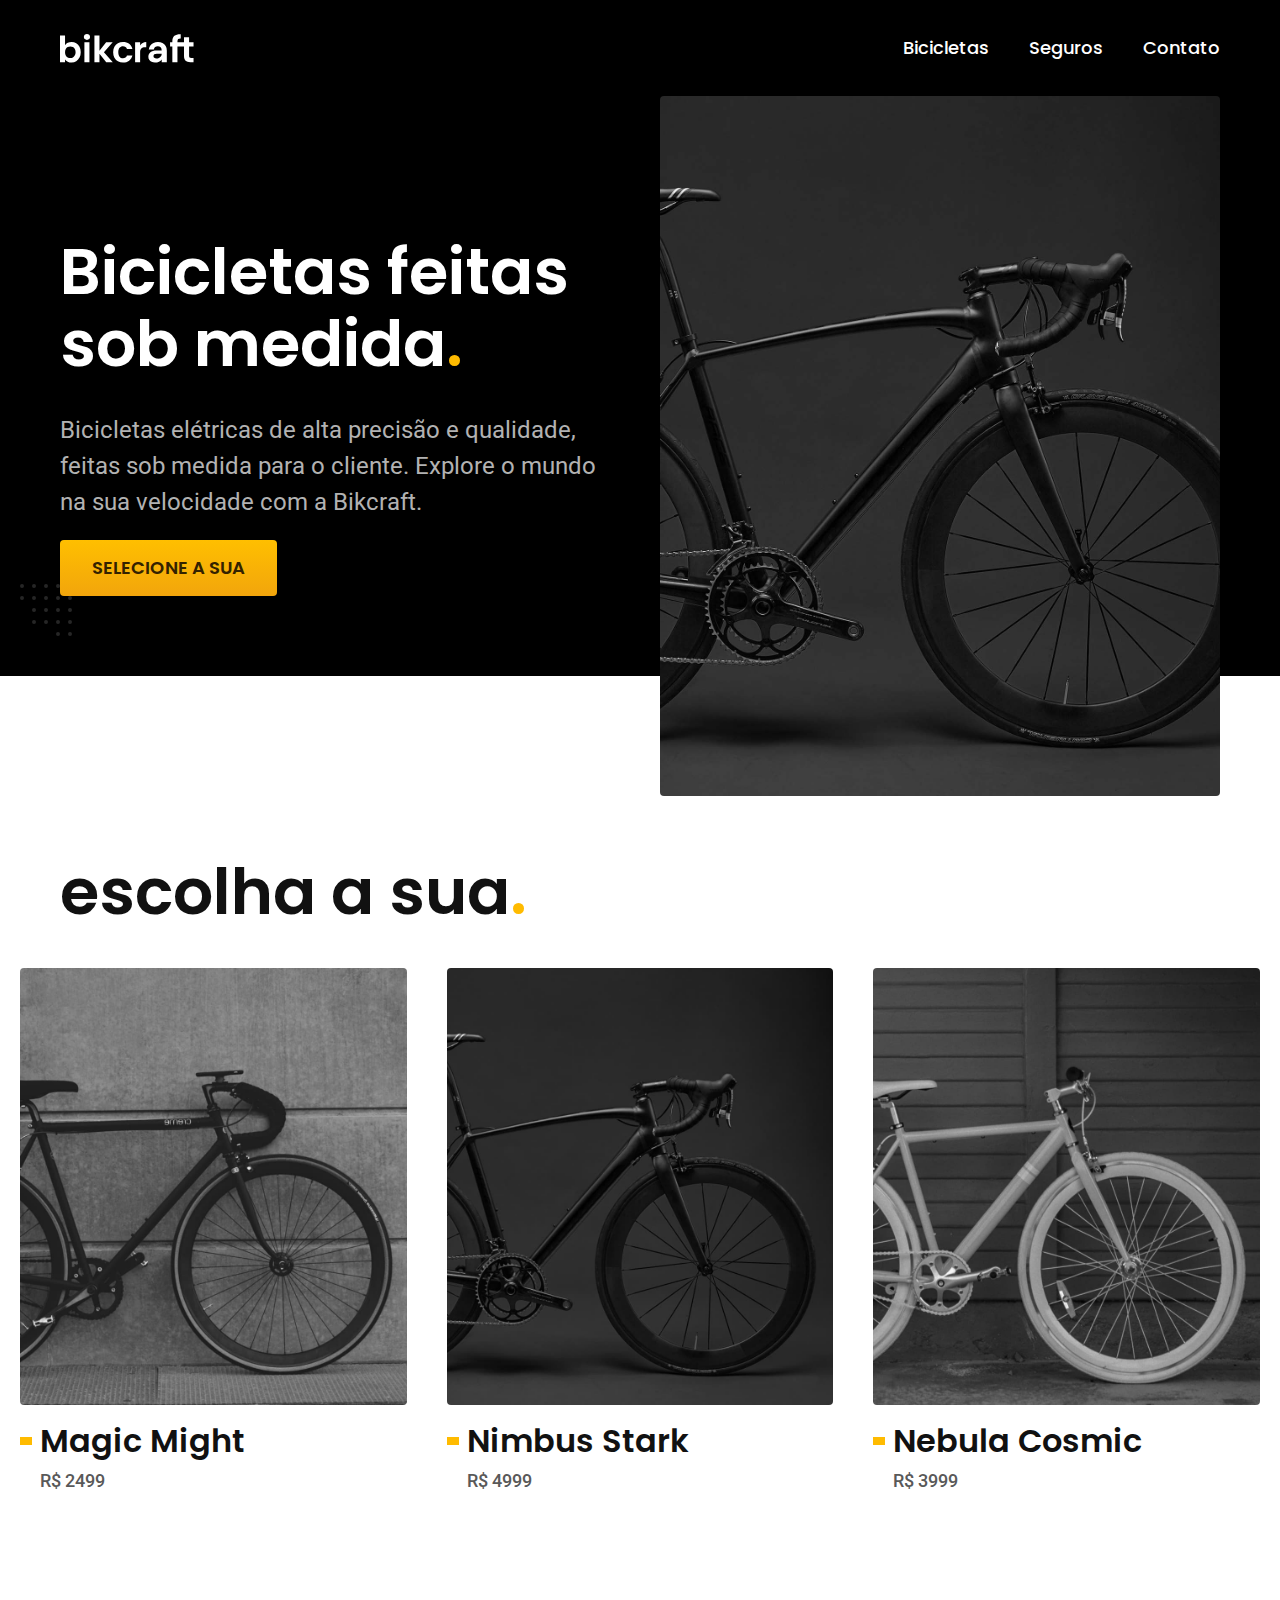
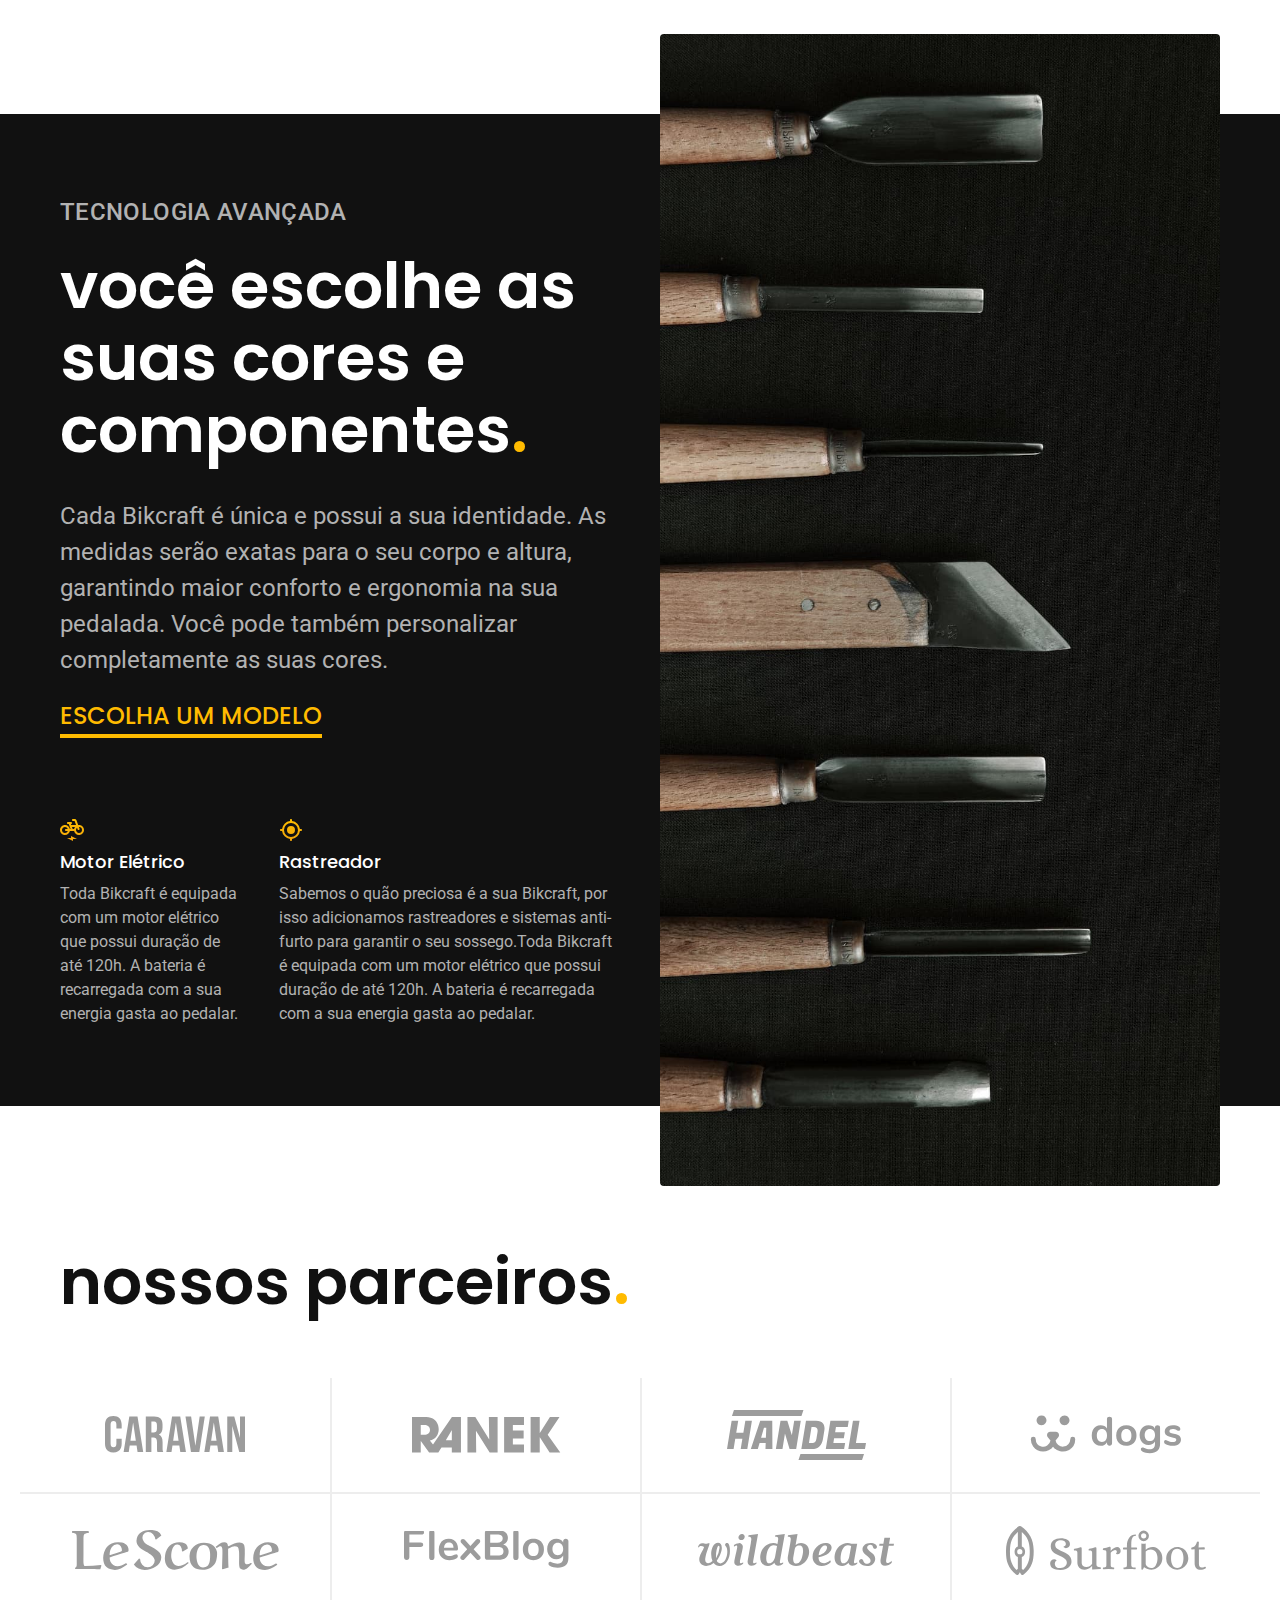
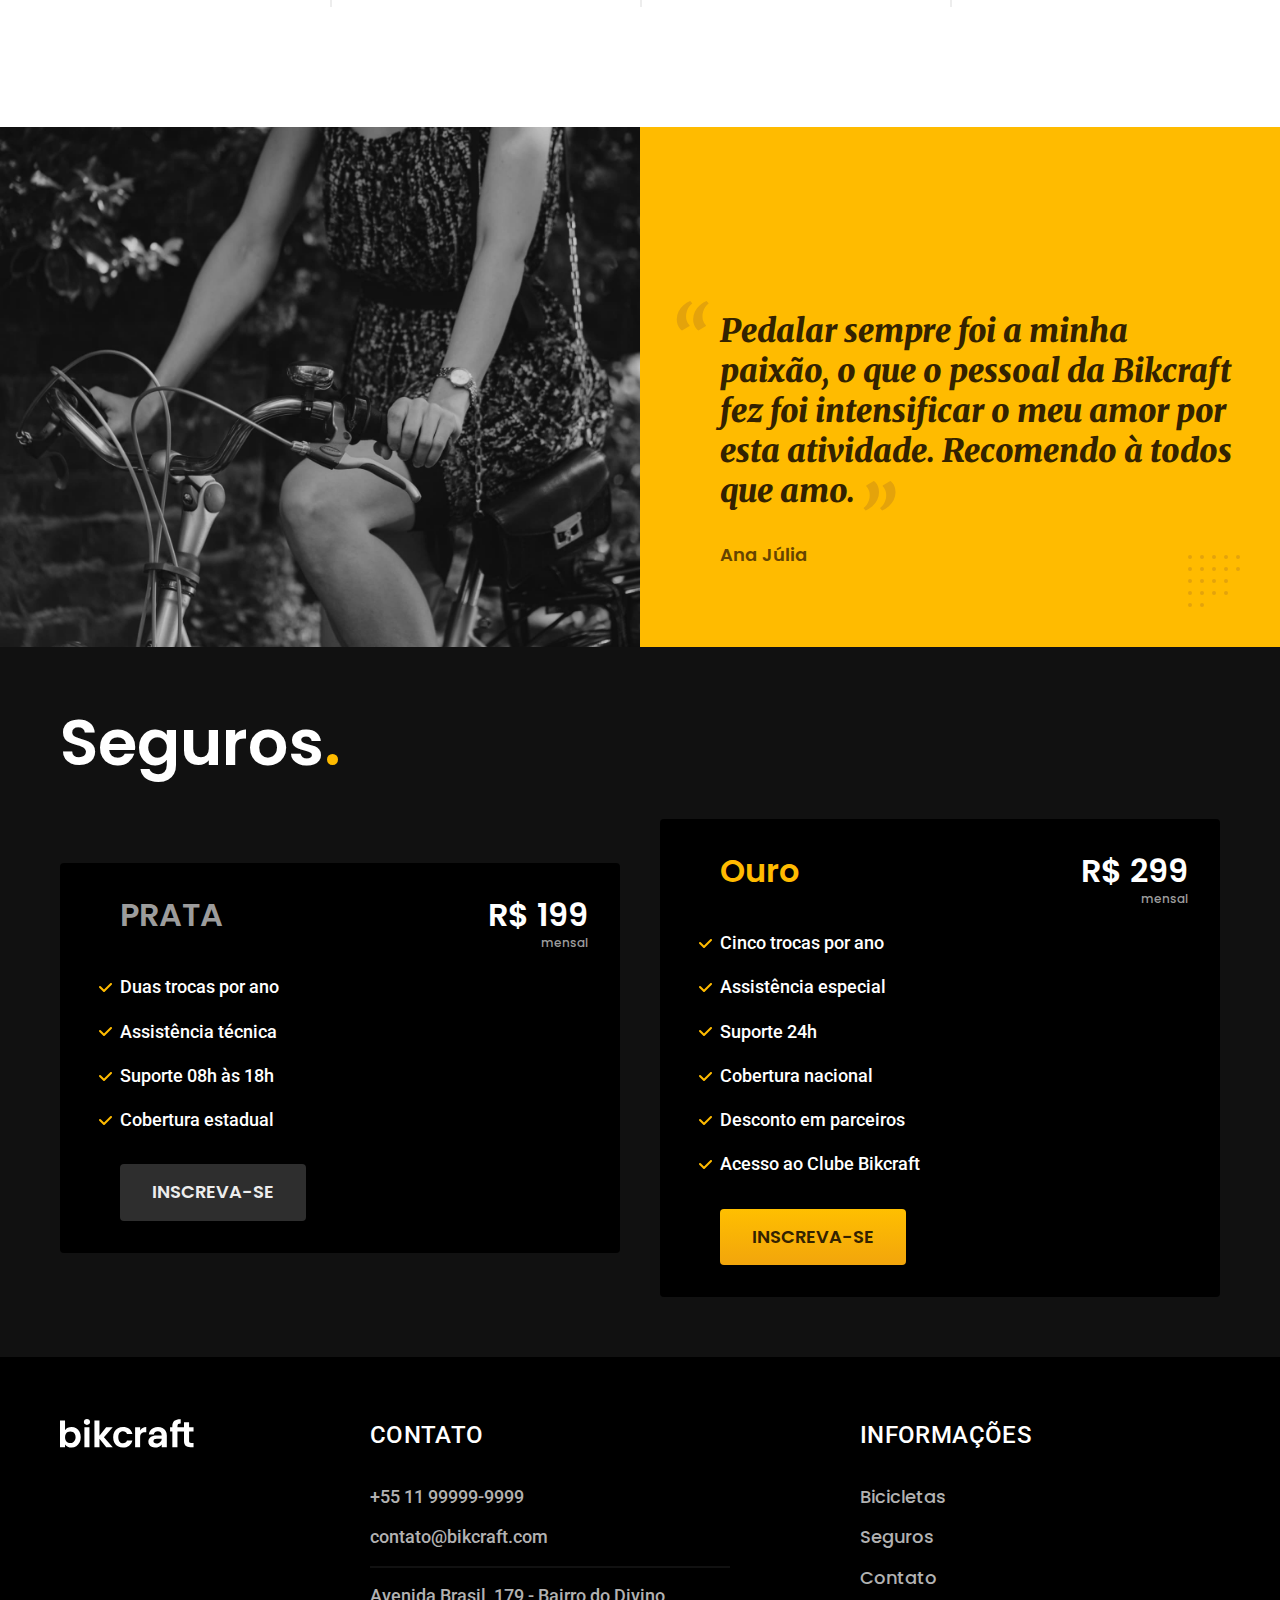
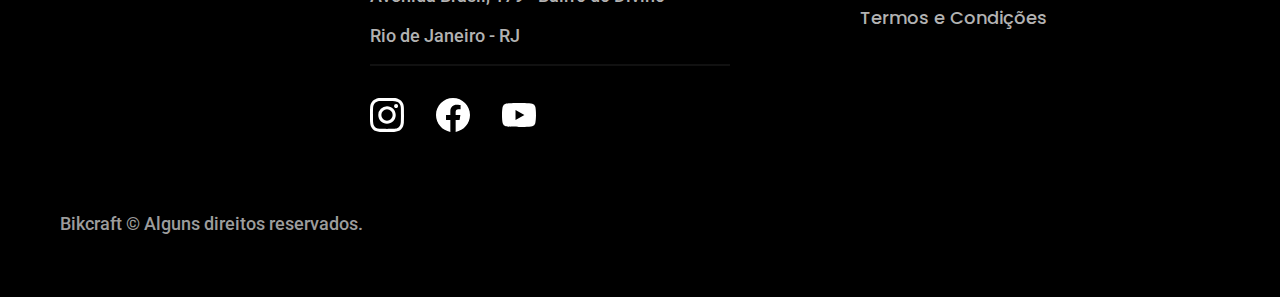
<file: index.html>
<!DOCTYPE html>
<html lang="pt-br">

<head>
  <meta charset="UTF-8">
  <meta name="viewport" content="width=device-width, initial-scale=1.0">
  <title>Bikcraft - Bicicletas Elétricas</title>
  <meta name="description" content="Bicicletas elétricas de alta precisão e qualidade,  feitas sob medida para o cliente. Explore o mundo na sua velocidade com a Bikcraft.">


  <link rel="shortcut icon" href="./favicon.svg" type="image/svg+xml">
  <link rel="preload" href="./css/style.min.css" as="style">
  <link rel="stylesheet" href="./css/style.min.css">

  <link rel="preconnect" href="https://fonts.googleapis.com">
  <link rel="preconnect" href="https://fonts.gstatic.com" crossorigin>
  <link href="https://fonts.googleapis.com/css2?family=Merriweather:ital,opsz,wght@1,18..144,900&family=Poppins:wght@400;600&family=Roboto:ital,wght@0,100..900;1,100..900&display=swap" rel="stylesheet">

  <script>document.documentElement.classList.add('js')</script>
</head>

<body>
  <header class="header-bg">
    <div class="header container">
      <a href="./">
        <img src="./img/bikcraft.svg" width="136" height="32" alt="Bikcraft">
      </a>

      <nav aria-label="primaria">
        <ul class="header-menu font-1-m cor-0">
          <li><a href="./bicicletas.html">Bicicletas</a></li>
          <li><a href="./seguros.html">Seguros</a></li>
          <li><a href="./contato.html">Contato</a></li>
        </ul>
      </nav>
    </div>
  </header>

  <main class="introducao-bg cor-0">
    <div class="introducao container">
      <div class="introducao-conteudo">
        <h1 class="font-1-xxl cor-0">Bicicletas feitas sob medida<span class="cor-p1">.</span></h1>
        <p class="font-2-l cor-5">Bicicletas elétricas de alta precisão e qualidade, feitas sob medida para o cliente. Explore o mundo na sua velocidade com a Bikcraft.</p>
        <a class="botao" href="./bicicletas.html">Selecione a sua</a>
      </div>
      <picture>
        <source media="(max-width: 800px)" srcset="./img/bicicletas/nimbus.jpg">
        <img src="./img/fotos/introducao.jpg" width="1280" height="1600" alt="Bicicleta elétrica preta">
      </picture>
    </div>
  </main>

  <article class="bicicletas-lista">
    <h2 class="font-1-xxl container">escolha a sua<span class="cor-p1">.</span></h2>

    <ul>
      <li>
        <a href="./bicicletas/magic.html">
          <img src="./img/bicicletas/magic-home.jpg" width="920" height="1040" alt="Bicicleta preta">
          <h3 class="font-1-xl">Magic Might</h3>
          <span class="font-2-m cor-8">R$ 2499</span>
        </a>
      </li>

      <li>
        <a href="./bicicletas/nimbus.html">
          <img src="./img/bicicletas/nimbus-home.jpg" width="920" height="1040" alt="Bicicleta preta">
          <h3 class="font-1-xl">Nimbus Stark</h3>
          <span class="font-2-m cor-8">R$ 4999</span>
        </a>
      </li>

      <li>
        <a href="./bicicletas/nebula.html">
          <img src="./img/bicicletas/nebula-home.jpg" width="920" height="1040" alt="Bicicleta preta">
          <h3 class="font-1-xl">Nebula Cosmic</h3>
          <span class="font-2-m cor-8">R$ 3999</span>
        </a>
      </li>
    </ul>
  </article>

  <article class="tecnologia-bg">
    <div class="tecnologia container">
      <div class="tecnologia-conteudo">
        <span class="font-2-l-b cor-5">Tecnologia Avançada</span>
        <h2 class="font-1-xxl cor-0">você escolhe as suas cores e componentes<span class="cor-p1">.</span></h2>
        <p class="font-2-l cor-5">Cada Bikcraft é única e possui a sua identidade. As medidas serão exatas para o seu corpo e altura, garantindo maior conforto e ergonomia na sua pedalada. Você pode também personalizar completamente as suas cores.</p>
        <a class="link" href="./bicicletas.html">Escolha um modelo</a>
        <div class="tecnologia-vantagens">
          <div>
            <img src="./img/icones/eletrica.svg" width="24" height="24" alt="">
            <h3 class="font-1-m cor-0">Motor Elétrico</h3>
            <p class="font-2-s cor-5">Toda Bikcraft é equipada com um motor elétrico que possui duração de até 120h. A bateria é recarregada com a sua energia gasta ao pedalar.</p>
          </div>
          <div>
            <img src="./img/icones/rastreador.svg" width="24" height="24" alt="">
            <h3 class="font-1-m cor-0">Rastreador</h3>
            <p class="font-2-s cor-5">Sabemos o quão preciosa é a sua Bikcraft, por isso adicionamos rastreadores e sistemas anti-furto para garantir o seu sossego.Toda Bikcraft é equipada com um motor elétrico que possui duração de até 120h. A bateria é recarregada com a sua energia gasta ao pedalar.</p>
          </div>
        </div>
      </div>
      <div class="tecnologia-imagem">
        <img src="./img/fotos/tecnologia.jpg" width="1200" height="1920" alt="">
      </div>
    </div>
  </article>

  <section class="parceiros">
    <h2 class="container font-1-xxl">nossos parceiros<span class="cor-p1">.</span></h2>

    <ul>
      <li><img src="./img/parceiros/caravan.svg" width="140" height="38" alt="caravan"></li>
      <li><img src="./img/parceiros/ranek.svg" width="149" height="36" alt="ranek.svg"></li>
      <li><img src="./img/parceiros/handel.svg" width="139" height="50" alt="handel"></li>
      <li><img src="./img/parceiros/dogs.svg" width="152" height="39" alt="dogs"></li>
      <li><img src="./img/parceiros/lescone.svg" width="208" height="41" alt="lescone"></li>
      <li><img src="./img/parceiros/flexblog.svg" width="165" height="38" alt="flexblog"></li>
      <li><img src="./img/parceiros/wildbeast.svg" width="196" height="34" alt="wildbeast"></li>
      <li><img src="./img/parceiros/surfbot.svg" width="200" height="49" alt="surfbot"></li>
    </ul>
  </section>

  <section class="depoimento" aria-label="depoimento">
    <div>
      <img src="./img/fotos/depoimento.jpg" width="1560" height="1360" alt="Pessoa pedalando uma bicicleta Bikcraft">
    </div>
    <div class="depoimento-conteudo">
      <blockquote class="font-1-xl cor-p5">
        <p>Pedalar sempre foi a minha paixão, o que o pessoal da Bikcraft fez foi intensificar o meu amor por esta atividade. Recomendo à todos que amo.</p>
      </blockquote>
      <span class="font-1-m-b cor-p4">Ana Júlia</span>
    </div>
  </section>

  <article class="seguros-bg">
    <div class="seguros container">
      <h2 class="font-1-xxl cor-0">Seguros<span class="cor-p1">.</span></h2>
      <div class="seguros-item">
        <h3 class="font-1-xl cor-6">PRATA</h3>
        <span class="font-1-xl cor-0">R$ 199 <span class="font-1-xs cor-6">mensal</span></span>
        <ul class="font-2-m cor-0">
          <li>Duas trocas por ano</li>
          <li>Assistência técnica</li>
          <li>Suporte 08h às 18h</li>
          <li>Cobertura estadual</li>
        </ul>
        <a class="botao secundario" href="./orcamento.html">Inscreva-se</a>
      </div>
      <div class="seguros-item">
        <h3 class="font-1-xl cor-p1">Ouro</h3>
        <span class="font-1-xl cor-0">R$ 299 <span class="font-1-xs cor-6">mensal</span></span>
        <ul class="font-2-m cor-0">
          <li>Cinco trocas por ano</li>
          <li>Assistência especial</li>
          <li>Suporte 24h</li>
          <li>Cobertura nacional</li>
          <li>Desconto em parceiros</li>
          <li>Acesso ao Clube Bikcraft</li>
        </ul>
        <a class="botao" href="./orcamento.html">Inscreva-se</a>
      </div>
    </div>
  </article>

  <footer class="footer-bg">
    <div class="footer container">
      <img src="./img/bikcraft.svg" width="136" height="32" alt="Bikcraft">
      <div class="footer-contato">
        <h3 class="font-2-l-b cor-0">Contato</h3>
        <ul class="font-2-m cor-5">
          <li><a href="tel:+5521999999999">+55 11 99999-9999</a></li>
          <li><a href="mailto:contato@bikcraft.com">contato@bikcraft.com</a></li>
          <li>Avenida Brasil, 179 - Bairro do Divino</li>
          <li>Rio de Janeiro - RJ</li>
        </ul>
        <div class="footer-redes">
          <a href="./">
            <img src="./img/redes/instagram.svg" width="34" height="34" alt="Instagram">
          </a>
          <a href="./">
            <img src="./img/redes/facebook.svg" width="34" height="34" alt="Facebook">
          </a>
          <a href="./">
            <img src="./img/redes/youtube.svg" width="34" height="34" alt="Youtube">
          </a>
        </div>
      </div>
      <div class="footer-informacoes">
        <h3 class="font-2-l-b cor-0">Informações</h3>
        <nav>
          <ul class="font-1-m cor-5">
            <li><a href="./bicicletas.html">Bicicletas</a></li>
            <li><a href="./seguros.html">Seguros</a></li>
            <li><a href="./contato.html">Contato</a></li>
            <li><a href="./termos.html">Termos e Condições</a></li>
          </ul>
        </nav>
      </div>
      <p class="font-2-m cor-6 footer-copy">Bikcraft © Alguns direitos reservados.</p>
    </div>
  </footer>

  <script src="./js/script.js"></script>
</body>

</html>
</file>
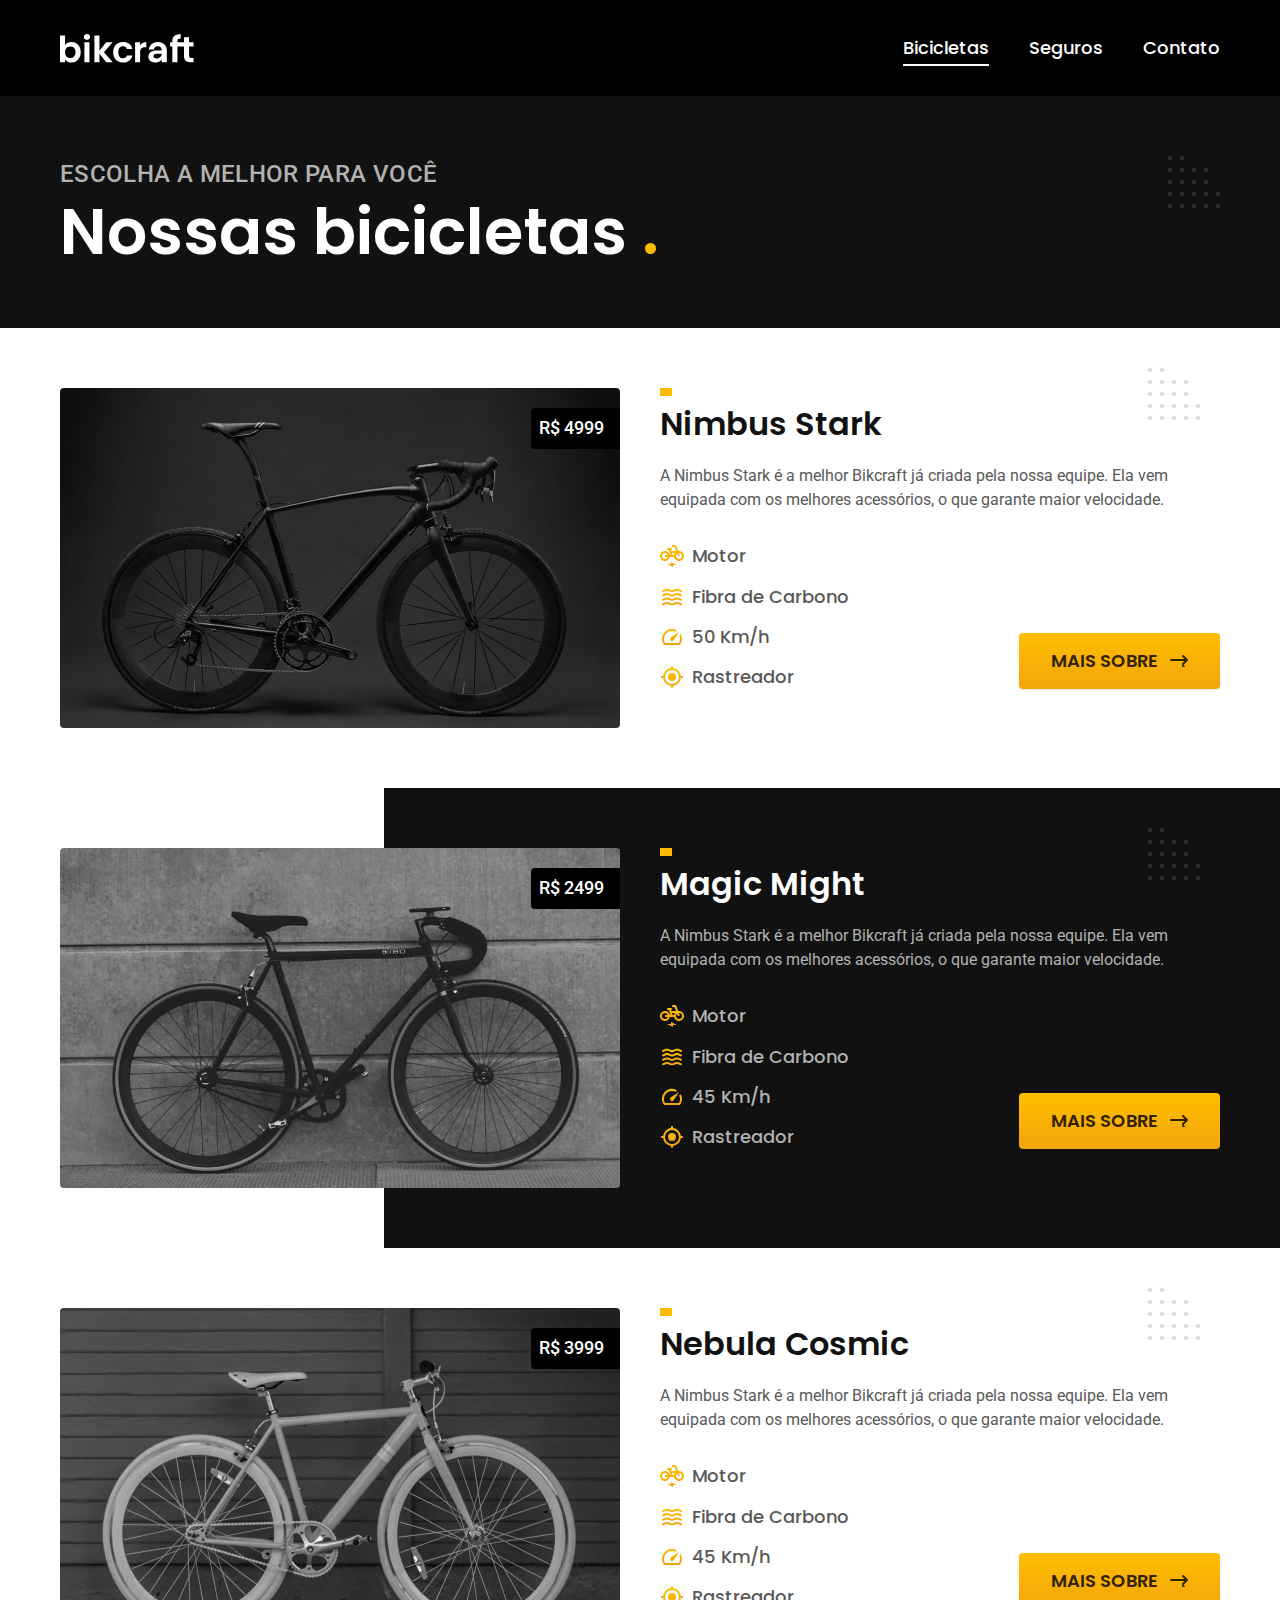
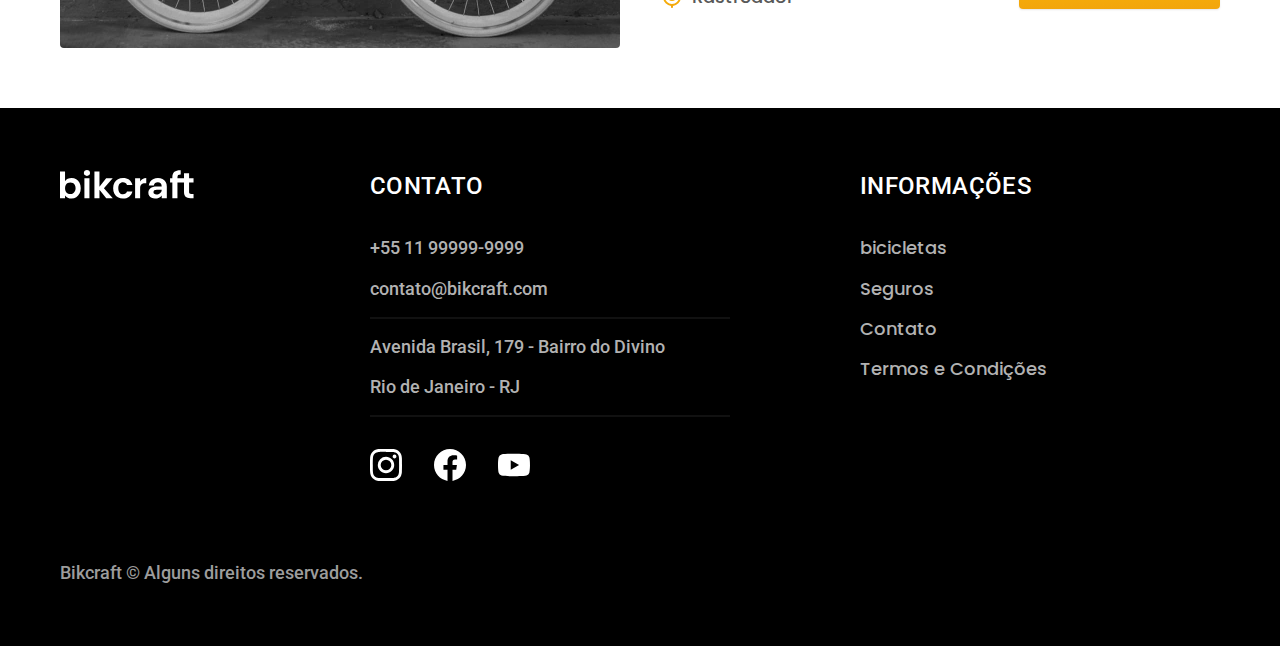
<file: bicicletas.html>
<!DOCTYPE html>
<html lang="pt-br">

<head>
  <meta charset="UTF-8">
  <meta name="viewport" content="width=device-width, initial-scale=1.0">
  <title>bicicletas | Bikcraf</title>
  <meta name="description" content="Todas da bicicletas  da última linha Bikcraft no nosso catálogo.">

  <link rel="shortcut icon" href="./favicon.svg" type="image/svg+xml">
  <link rel="preload" href="./css/style.min.css" as="style">
  <link rel="stylesheet" href="./css/style.min.css">

  <link rel="preconnect" href="https://fonts.googleapis.com">
  <link rel="preconnect" href="https://fonts.gstatic.com" crossorigin>
  <link href="https://fonts.googleapis.com/css2?family=Merriweather:ital,opsz,wght@1,18..144,900&family=Poppins:wght@400;600&family=Roboto:ital,wght@0,100..900;1,100..900&display=swap" rel="stylesheet">

  <script>document.documentElement.classList.add('js')</script>
</head>

<body id="bicicletas">
  <header class="header-bg">
    <div class="header container">
      <a href="./">
        <img src="./img/bikcraft.svg" width="136" height="32" alt="Bikcraft">
      </a>

      <nav aria-label="primaria">
        <ul class="header-menu font-1-m cor-0">
          <li><a href="./bicicletas.html">Bicicletas </a></li>
          <li><a href="./seguros.html">Seguros</a></li>
          <li><a href="./contato.html">Contato</a></li>
        </ul>
      </nav>
    </div>
  </header>

  <main>
    <div class="titulo-bg">
      <div class="titulo container">
        <p class="font-2-l-b cor-5">Escolha a melhor para você</p>
        <h1 class="font-1-xxl cor-0">Nossas bicicletas <span class="cor-p1">.</span></h1>
      </div>
    </div>

    <div class="bicicletas container">
      <div class="bicicletas-imagem">
        <img src="./img/bicicletas/nimbus.jpg" width="1120" height="680" alt="bicicletas preta">
        <span class="font-2-m cor-0">R$ 4999</span>
      </div>
      <div class="bicicletas-conteudo">
        <h2 class="font-1-xl">Nimbus Stark</h2>
        <p class="font-2-s cor-8">
          A Nimbus Stark é a melhor Bikcraft já criada pela nossa equipe. Ela vem equipada com os melhores acessórios, o que garante maior velocidade.
        </p>
        <ul class="font-1-m cor-8">
          <li>
            <img src="./img/icones/eletrica.svg" width="32" height="32" alt="">Motor
          </li>
          <li>
            <img src="./img/icones/carbono.svg" width="32" height="32" alt="">Fibra de Carbono
          </li>
          <li>
            <img src="./img/icones/velocidade.svg" width="32" height="32" alt="">
            50 Km/h
          </li>
          <li>
            <img src="./img/icones/rastreador.svg" width="32" height="32" alt="">Rastreador
          </li>
        </ul>

        <a class="botao seta" href="./bicicletas/nimbus.html">Mais Sobre</a>
      </div>
    </div>

    <div class="bicicletas-bg">
      <div class="bicicletas container">
        <div class="bicicletas-imagem">
          <img src="./img/bicicletas/magic.jpg" width="1120" height="680" alt="bicicleta preta">
          <span class="font-2-m cor-0">R$ 2499</span>
        </div>
        <div class="bicicletas-conteudo">
          <h2 class="font-1-xl cor-0">Magic Might</h2>
          <p class="font-2-s cor-5">
            A Nimbus Stark é a melhor Bikcraft já criada pela nossa equipe. Ela vem equipada com os melhores acessórios, o que garante maior velocidade.
          </p>
          <ul class="font-1-m cor-5">
            <li>
              <img src="./img/icones/eletrica.svg" width="32" height="32" alt="">Motor
            </li>
            <li>
              <img src="./img/icones/carbono.svg" width="32" height="32" alt="">Fibra de Carbono
            </li>
            <li>
              <img src="./img/icones/velocidade.svg" width="32" height="32" alt="">
              45 Km/h
            </li>
            <li>
              <img src="./img/icones/rastreador.svg" width="32" height="32" alt="">Rastreador
            </li>
          </ul>
          <a class="botao seta" href="./bicicletas/magic.html">Mais Sobre</a>
        </div>
      </div>
    </div>

    <div class="bicicletas container">
      <div class="bicicletas-imagem">
        <img src="./img/bicicletas/nebula.jpg" width="1120" height="680" alt="bicicleta branca">
        <span class="font-2-m cor-0">R$ 3999</span>
      </div>
      <div class="bicicletas-conteudo">
        <h2 class="font-1-xl">Nebula Cosmic</h2>
        <p class="font-2-s cor-8">
          A Nimbus Stark é a melhor Bikcraft já criada pela nossa equipe. Ela vem equipada com os melhores acessórios, o que garante maior velocidade.
        </p>
        <ul class="font-1-m cor-8">
          <li>
            <img src="./img/icones/eletrica.svg" width="32" height="32" alt="">Motor
          </li>
          <li>
            <img src="./img/icones/carbono.svg" width="32" height="32" alt="">Fibra de Carbono
          </li>
          <li>
            <img src="./img/icones/velocidade.svg" width="32" height="32" alt="">
            45 Km/h
          </li>
          <li>
            <img src="./img/icones/rastreador.svg" width="32" height="32" alt="">Rastreador
          </li>
        </ul>
        <a class="botao seta" href="./bicicletas/nebula.html">Mais Sobre</a>
      </div>
    </div>
  </main>

  <footer class="footer-bg">
    <div class="footer container">
      <img src="./img/bikcraft.svg" width="136" height="32" alt="Bikcraft">
      <div class="footer-contato">
        <h3 class="font-2-l-b cor-0">Contato</h3>
        <ul class="font-2-m cor-5">
          <li><a href="tel:+5521999999999">+55 11 99999-9999</a></li>
          <li><a href="mailto:contato@bikcraft.com">contato@bikcraft.com</a></li>
          <li>Avenida Brasil, 179 - Bairro do Divino</li>
          <li>Rio de Janeiro - RJ</li>
        </ul>
        <div class="footer-redes">
          <a href="./">
            <img src="./img/redes/instagram.svg" width="32" height="32" alt="Instagram">
          </a>
          <a href="./">
            <img src="./img/redes/facebook.svg" width="32" height="32" alt="Facebook">
          </a>
          <a href="./">
            <img src="./img/redes/youtube.svg" width="32" height="32" alt="Youtube">
          </a>
        </div>
      </div>
      <div class="footer-informacoes">
        <h3 class="font-2-l-b cor-0">Informações</h3>
        <nav>
          <ul class="font-1-m cor-5">
            <li><a href="./bicicletas.html">bicicletas </a></li>
            <li><a href="./seguros.html">Seguros</a></li>
            <li><a href="./contato.html">Contato</a></li>
            <li><a href="./termos.html">Termos e Condições</a></li>
          </ul>
        </nav>
      </div>
      <p class="font-2-m cor-6 footer-copy">Bikcraft © Alguns direitos reservados.</p>
    </div>
  </footer>
  <script src="./js/script.js"></script>
</body>

</html>
</file>
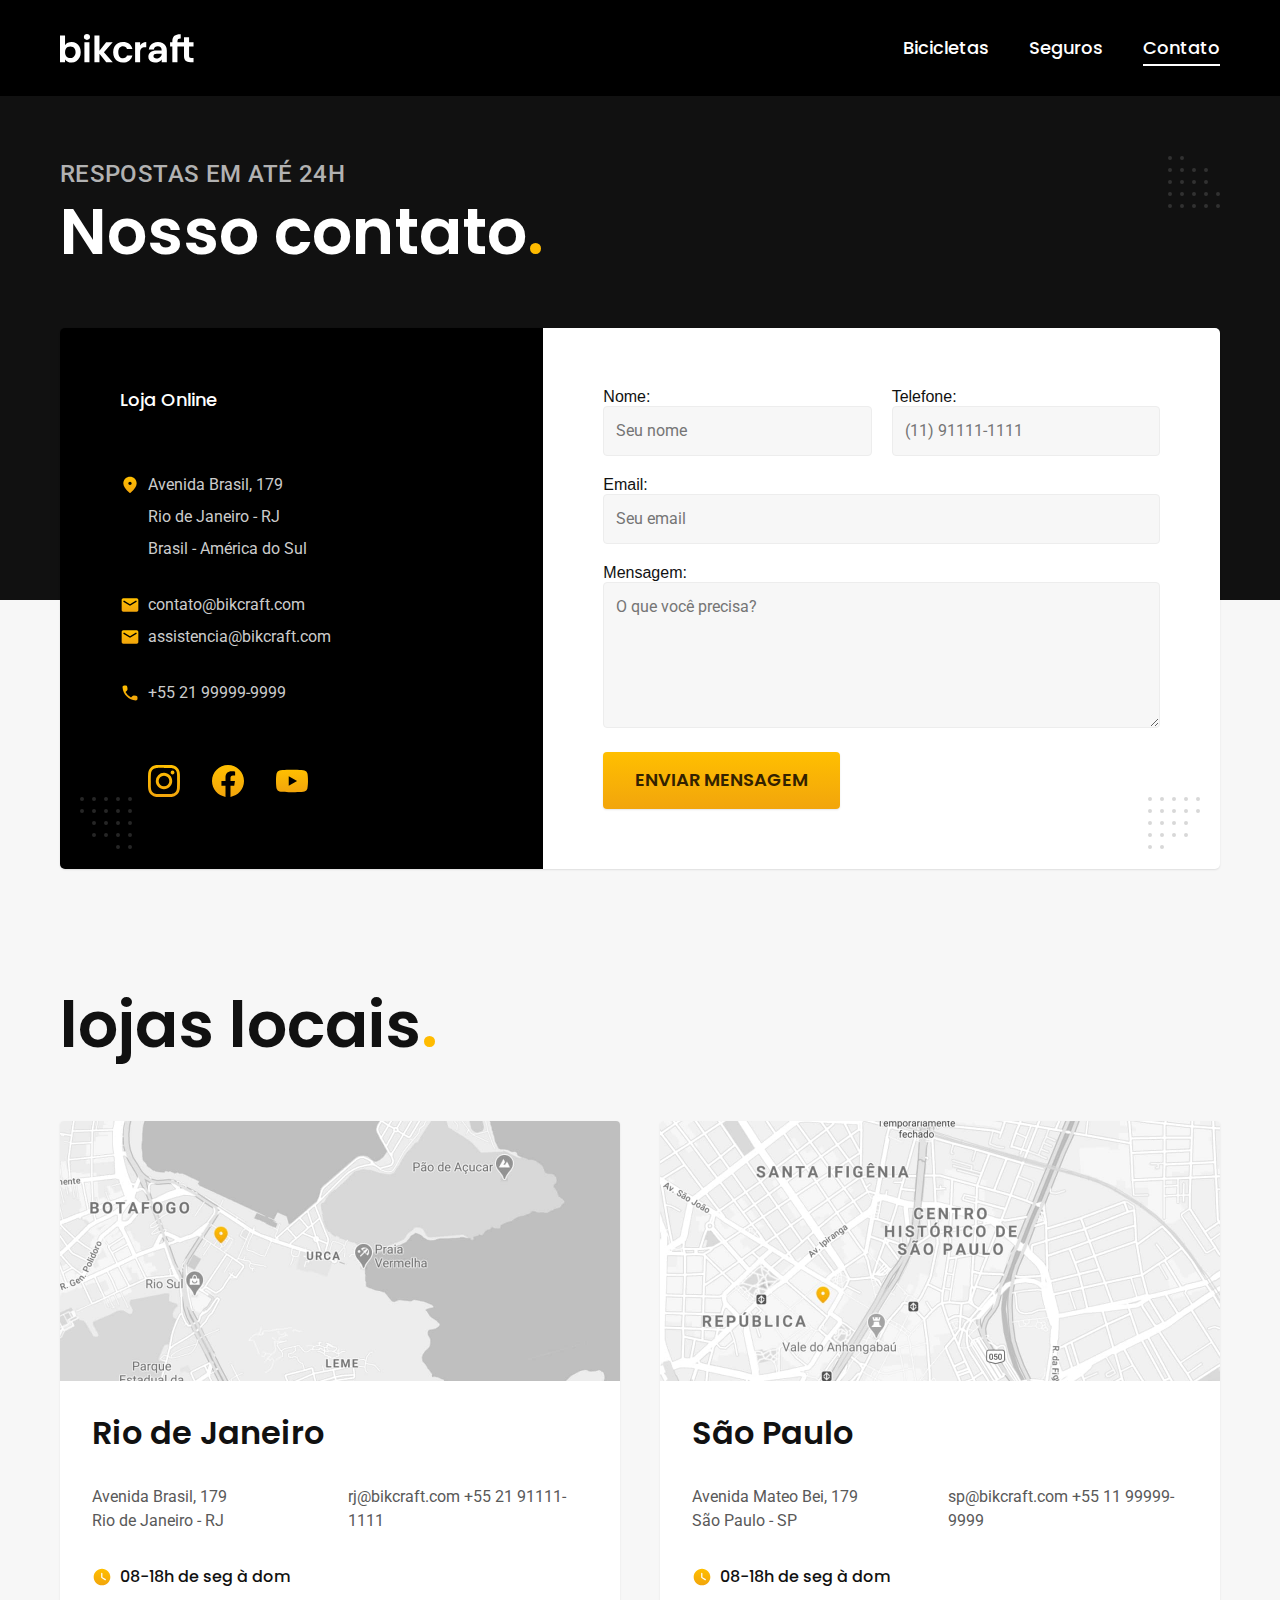
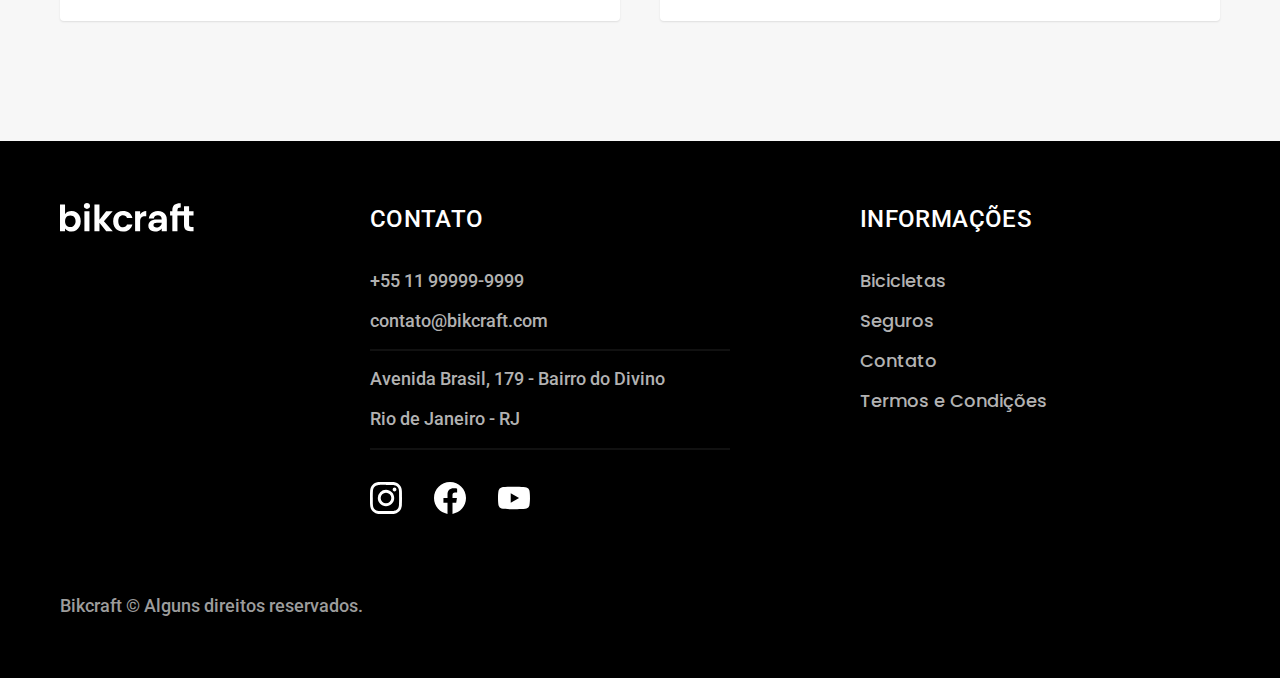
<file: contato.html>
<!DOCTYPE html>
<html lang="pt-br">

<head>
  <meta charset="UTF-8">
  <meta name="viewport" content="width=device-width, initial-scale=1.0">
  <title>Contato | Bikcraf</title>
  <meta name="description" content="Página destinada ao contato direito com o time da bikcraft">

  <link rel="shortcut icon" href="./favicon.svg" type="image/svg+xml">
  <link rel="preload" href="./css/style.min.css" as="style">
  <link rel="stylesheet" href="./css/style.min.css">

  <link rel="preconnect" href="https://fonts.googleapis.com">
  <link rel="preconnect" href="https://fonts.gstatic.com" crossorigin>
  <link href="https://fonts.googleapis.com/css2?family=Merriweather:ital,opsz,wght@1,18..144,900&family=Poppins:wght@400;600&family=Roboto:ital,wght@0,100..900;1,100..900&display=swap" rel="stylesheet">

  <script>document.documentElement.classList.add('js')</script>
</head>

<body id="contato">
  <header class="header-bg">
    <div class="header container">
      <a href="./">
        <img src="./img/bikcraft.svg" width="136" height="32" alt="Bikcraft">
      </a>

      <nav aria-label="primaria">
        <ul class="header-menu font-1-m cor-0">
          <li><a href="./bicicletas.html">Bicicletas</a></li>
          <li><a href="./seguros.html">Seguros</a></li>
          <li><a href="./contato.html">Contato</a></li>
        </ul>
      </nav>
    </div>
  </header>

  <main>
    <div class="titulo-bg">
      <div class="titulo container">
        <p class="font-2-l-b cor-5">Respostas em até 24h</p>
        <h1 class="font-1-xxl cor-0">Nosso contato<span class="cor-p1">.</span></h1>
      </div>
    </div>

    <div class="contato container">
      <section class="contato-dados" aria-label="endereço">
        <h2 class="font-1-m cor-0">Loja Online</h2>
        <div class="contato-endereco font-2-s cor-4">
          <p>Avenida Brasil, 179</p>
          <p>Rio de Janeiro - RJ</p>
          <p>Brasil - América do Sul</p>
        </div>
        <address class="contato-meios font-2-s cor-4">
          <a href="mailto:contato@bikcraft.com">contato@bikcraft.com</a>
          <a href="mailto:assistencia@bikcraft.com">assistencia@bikcraft.com</a>
          <a href="tel:+5521999999999">+55 21 99999-9999</a>
        </address>
        <div class="contato-redes">
          <a href="./">
            <img src="./img/redes/instagram-p.svg" width="32" height="32" alt="Instagram">
          </a>
          <a href="./">
            <img src="./img/redes/facebook-p.svg" width="32" height="32" alt="Facebook">
          </a>
          <a href="./">
            <img src="./img/redes/youtube-p.svg" width="32" height="32" alt="Youtube">
          </a>
        </div>
      </section>
      <section class="contato-formulario" aria-label="Formulário">
        <form class="form" action="./contato.html">
          <div>
            <label for="nome">Nome:</label>
            <input type="text" id="nome" name="nome" placeholder="Seu nome">
          </div>
          <div>
            <label for="telefone">Telefone:</label>
            <input type="text" id="telefone" name="telefone" placeholder="(11) 91111-1111">
          </div>

          <div class="col-2">
            <label for="email">Email:</label>
            <input type="email" id="email" name="email" placeholder="Seu email">
          </div>

          <div class="col-2">
            <label for="Mensagem">Mensagem:</label>
            <textarea rows="5" type="mensagem" id="mensagem" name="mensagem" placeholder="O que você precisa?"></textarea>
          </div>
          <button class="botao col-2">Enviar Mensagem</button>
        </form>
      </section>
    </div>
  </main>

  <article class="lojas container">
    <h2 class="font-1-xxl">lojas locais<span class="cor-p1">.</span></h2>
    <div class="lojas-item">
      <img src="./img/lojas/rj.jpg" width="1120" height="520" alt="mapa marcando o endereço na Avenida Brasil, 179 - Rio de Janeiro - RJ">
      <div class="lojas-conteudo">
        <h3 class="font-1-xl">Rio de Janeiro</h3>
        <div class="font-2-s cor-8">
          <p>Avenida Brasil, 179</p>
          <p>Rio de Janeiro - RJ</p>
        </div>
        <div class="font-2-s cor-8">
          <a href="mailto:rj@bikcraft.com">rj@bikcraft.com</a>
          <a href="tel:+5521999999999">+55 21 91111-1111</a>
        </div>
        <p class="lojas-tempo font-1-s"><img src="./img/icones/horario.svg" width="20" height="20" alt=""> 08-18h de seg à dom</p>
      </div>
    </div>

    <div class="lojas-item">
      <img src="./img/lojas/sp.jpg" width="1120" height="520" alt="mapa marcando o endereço na Avenida Mateo Bei, 179 - São Paulo - SP">
      <div class="lojas-conteudo">
        <h3 class="font-1-xl">São Paulo</h3>
        <div class="font-2-s cor-8">
          <p>Avenida Mateo Bei, 179</p>
          <p>São Paulo - SP</p>
        </div>
        <div class="font-2-s cor-8">
          <a href="mailto:sp@bikcraft.com">sp@bikcraft.com</a>
          <a href="tel:+5511999999999">+55 11 99999-9999</a>
        </div>
        <p class="lojas-tempo font-1-s"><img src="./img/icones/horario.svg" width="20" height="20" alt=""> 08-18h de seg à dom</p>
      </div>
    </div>
  </article>

  <footer class="footer-bg">
    <div class="footer container">
      <img src="./img/bikcraft.svg" width="136" height="32" alt="Bikcraft">
      <div class="footer-contato">
        <h3 class="font-2-l-b cor-0">Contato</h3>
        <ul class="font-2-m cor-5">
          <li><a href="tel:+5521999999999">+55 11 99999-9999</a></li>
          <li><a href="mailto:contato@bikcraft.com">contato@bikcraft.com</a></li>
          <li>Avenida Brasil, 179 - Bairro do Divino</li>
          <li>Rio de Janeiro - RJ</li>
        </ul>
        <div class="footer-redes">
          <a href="./">
            <img src="./img/redes/instagram.svg" width="32" height="32" alt="Instagram">
          </a>
          <a href="./">
            <img src="./img/redes/facebook.svg" width="32" height="32" alt="Facebook">
          </a>
          <a href="./">
            <img src="./img/redes/youtube.svg" width="32" height="32" alt="Youtube">
          </a>
        </div>
      </div>
      <div class="footer-informacoes">
        <h3 class="font-2-l-b cor-0">Informações</h3>
        <nav>
          <ul class="font-1-m cor-5">
            <li><a href="./bicicletas.html">Bicicletas</a></li>
            <li><a href="./seguros.html">Seguros</a></li>
            <li><a href="./contato.html">Contato</a></li>
            <li><a href="./termos.html">Termos e Condições</a></li>
          </ul>
        </nav>
      </div>
      <p class="font-2-m cor-6 footer-copy">Bikcraft © Alguns direitos reservados.</p>
    </div>
  </footer>
  <script src="./js/script.js"></script>
</body>

</html>
</file>
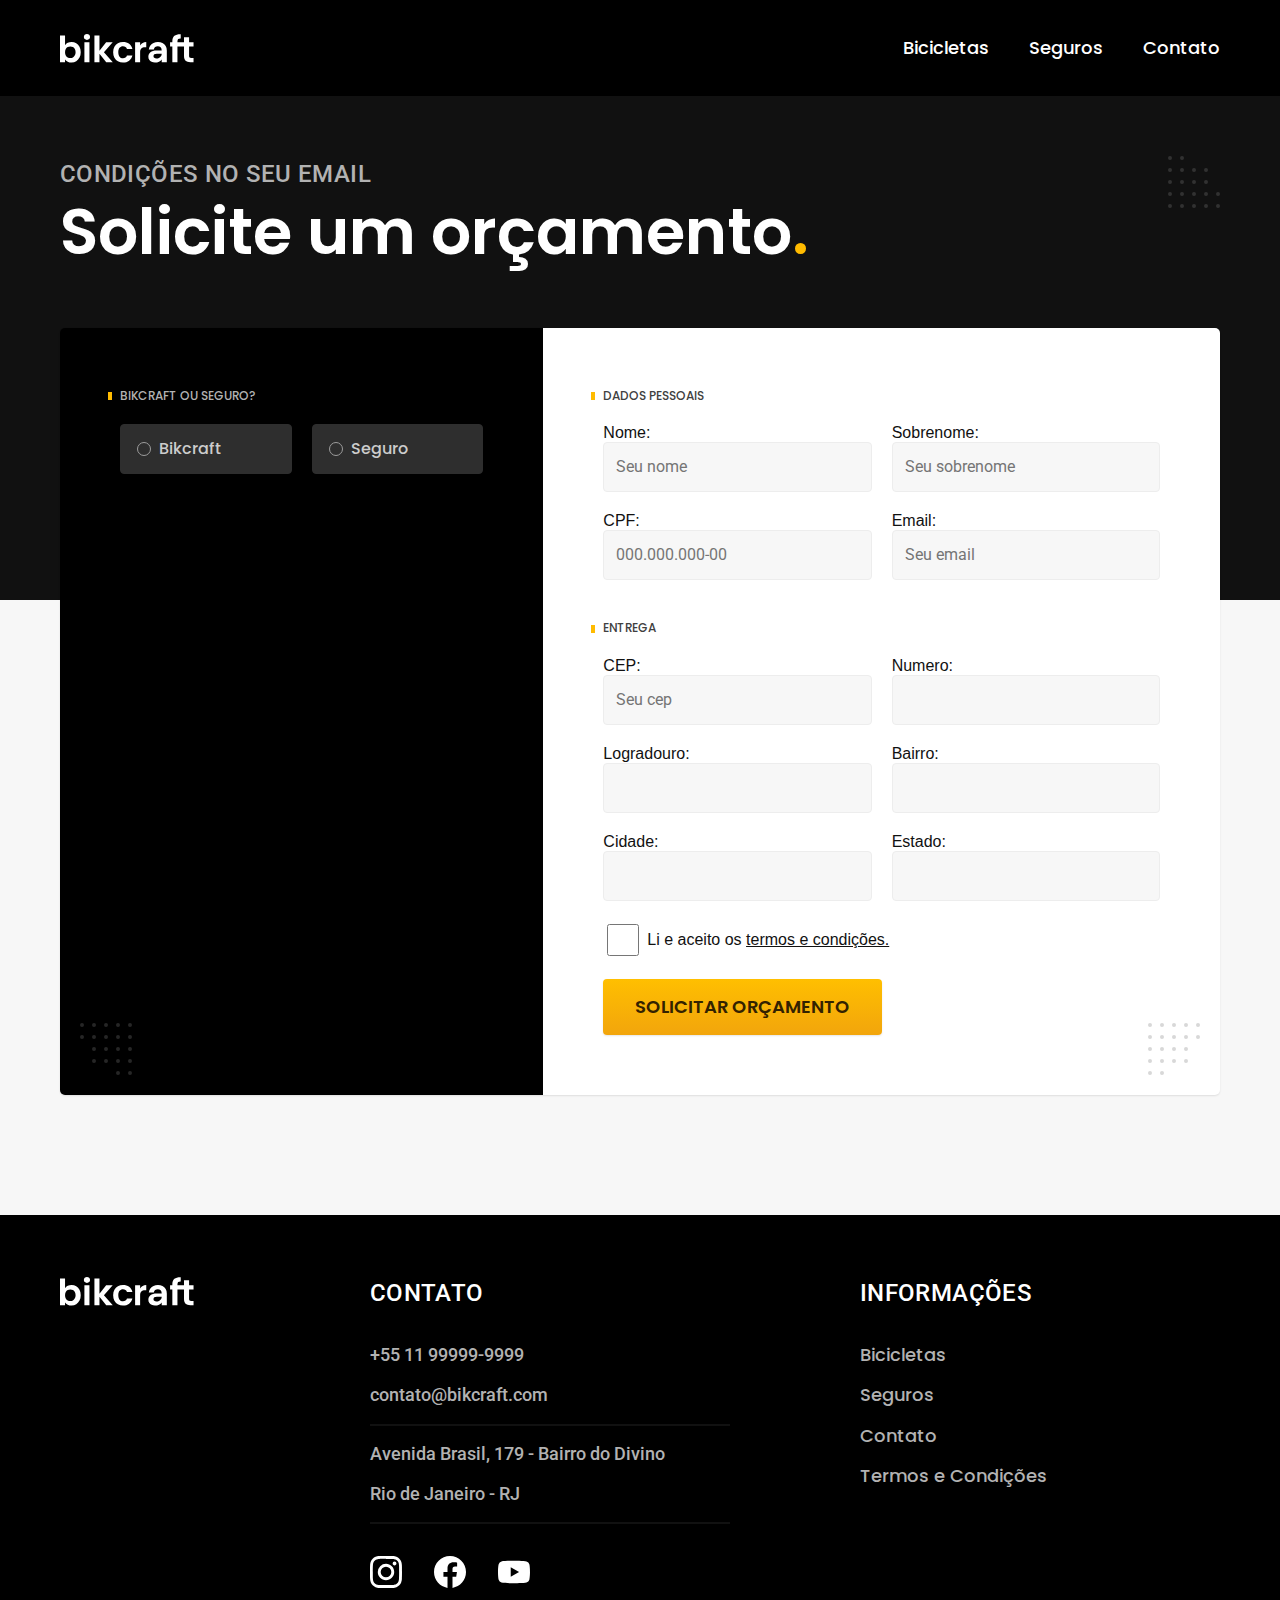
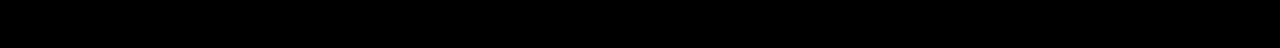
<file: orcamento.html>
<!DOCTYPE html>
<html lang="pt-br">

<head>
  <meta charset="UTF-8">
  <meta name="viewport" content="width=device-width, initial-scale=1.0">
  <title>Orçamento | Bikcraf</title>
  <meta name="description" content="Orçamento">

  <link rel="shortcut icon" href="./favicon.svg" type="image/svg+xml">
  <link rel="preload" href="./css/style.min.css" as="style">
  <link rel="stylesheet" href="./css/style.min.css">

  <link rel="preconnect" href="https://fonts.googleapis.com">
  <link rel="preconnect" href="https://fonts.gstatic.com" crossorigin>
  <link href="https://fonts.googleapis.com/css2?family=Merriweather:ital,opsz,wght@1,18..144,900&family=Poppins:wght@400;600&family=Roboto:ital,wght@0,100..900;1,100..900&display=swap" rel="stylesheet">

  <script>document.documentElement.classList.add('js')</script>
</head>

<body id="orcamento">
  <header class="header-bg">
    <div class="header container">
      <a href="./">
        <img src="./img/bikcraft.svg" width="136" height="32" alt="Bikcraft">
      </a>

      <nav aria-label="primaria">
        <ul class="header-menu font-1-m cor-0">
          <li><a href="./bicicletas.html">Bicicletas</a></li>
          <li><a href="./seguros.html">Seguros</a></li>
          <li><a href="./contato.html">Contato</a></li>
        </ul>
      </nav>
    </div>
  </header>

  <main>
    <div class="titulo-bg">
      <div class="titulo container">
        <p class="font-2-l-b cor-5">Condições no seu Email</p>
        <h1 class="font-1-xxl cor-0">Solicite um orçamento<span class="cor-p1">.</span></h1>
      </div>
    </div>

    <form class="orcamento container" action="./">
      <div class="orcamento-produtos">
        <h2 class="font-1-xs cor-5">Bikcraft ou Seguro?</h2>

        <input type="radio" name="tipo" value="bikcraft" id="bikcraft">
        <label for="bikcraft">Bikcraft</label>

        <input type="radio" name="tipo" value="seguro" id="seguro">
        <label for="seguro">Seguro</label>

        <div class="orcamento-conteudo" id="orcamento-bikcraft">
          <h2 class="font-1-xs cor-5">Escolha a sua</h2>

          <input type="radio" name="produto" value="nimbus" id="nimbus">
          <label for="nimbus">Nimbus Stark <span>R$ 4999</span></label>
          <div class="orcamento-detalhes">
            <ul class="font-1-xs cor-8">
              <li><img src="./img/icones/eletrica.svg" width="32" height="32" alt="">Motor Elétrico</li>
              <li><img src="./img/icones/carbono.svg" width="32" height="32" alt="">Fibra de Carbono</li>
              <li><img src="./img/icones/velocidade.svg" width="32" height="32" alt="">50 km/h</li>
              <li><img src="./img/icones/rastreador.svg" width="32" height="32" alt="">Rastreador</li>
            </ul>
            <img src="./img/bicicletas/nimbus.jpg" width="1120" height="680" alt="Bicicleta Preta">
          </div>

          <input type="radio" name="produto" value="magic" id="magic">
          <label for="magic">Magic Might <span>R$ 2499</span></label>
          <div class="orcamento-detalhes">
            <ul class="font-1-xs cor-8">
              <li><img src="./img/icones/eletrica.svg" width="32" height="32" alt="">Motor Elétrico</li>
              <li><img src="./img/icones/carbono.svg" width="32" height="32" alt="">Fibra de Carbono</li>
              <li><img src="./img/icones/velocidade.svg" width="32" height="32" alt="">40 km/h</li>
              <li><img src="./img/icones/rastreador.svg" width="32" height="32" alt="">Rastreador</li>
            </ul>
            <img src="./img/bicicletas/magic.jpg" width="1120" height="680" alt="Bicicleta Preta">
          </div>

          <input type="radio" name="produto" value="nebula" id="nebula">
          <label for="nebula">Nebula Cosmic <span>R$ 3999</span></label>
          <div class="orcamento-detalhes">
            <ul class="font-1-xs cor-8">
              <li><img src="./img/icones/eletrica.svg" width="32" height="32" alt="">Motor Elétrico</li>
              <li><img src="./img/icones/carbono.svg" width="32" height="32" alt="">Fibra de Carbono</li>
              <li><img src="./img/icones/velocidade.svg" width="32" height="32" alt="">45 km/h</li>
              <li><img src="./img/icones/rastreador.svg" width="32" height="32" alt="">Rastreador</li>
            </ul>
            <img src="./img/bicicletas/nebula.jpg" width="1120" height="680" alt="Bicicleta Branca">
          </div>
        </div>

        <div class="orcamento-conteudo" id="orcamento-seguro">
          <h2 class="font-1-xs cor-5">Escolha o plano</h2>

          <input type="radio" name="produto" value="prata" id="prata">
          <label for="prata">Prata <span>R$ 199</span></label>

          <input type="radio" name="produto" value="ouro" id="ouro">
          <label for="ouro">Ouro <span>R$ 299</span></label>
        </div>
      </div>

      <div class="orcamento-dados form">
        <h2 class="font-1-xs cor-9 col-2">dados pessoais</h2>
        <div>
          <label for="nome">Nome:</label>
          <input type="text" id="nome" name="nome" placeholder="Seu nome">
        </div>
        <div>
          <label for="sobrenome">Sobrenome:</label>
          <input type="text" id="sobrenome" name="sobrenome" placeholder="Seu sobrenome">
        </div>
        <div>
          <label for="sobrenome" class="col-2">CPF:</label>
          <input type="text" id="cpf" name="cpf" placeholder="000.000.000-00">
        </div>
        <div>
          <label for="email" class="col-2">Email:</label>
          <input type="email" id="email" name="email" placeholder="Seu email">
        </div>
        <h2 class="font-1-xs cor-9 col-2">Entrega</h2>
        <div>
          <label for="cep">CEP:</label>
          <input type="text" id="cep" name="cep" placeholder="Seu cep">
        </div>
        <div>
          <label for="numero">Numero:</label>
          <input type="text" id="numero" name="numero">
        </div>
        <div>
          <label for="logradouro">Logradouro:</label>
          <input type="text" id="logradouro" name="logradouro">
        </div>
        <div>
          <label for="bairro">Bairro:</label>
          <input type="text" id="bairro" name="bairro">
        </div>
        <div>
          <label for="cidade">Cidade:</label>
          <input type="text" id="cidade" name="cidade">
        </div>
        <div>
          <label for="estado">Estado:</label>
          <input type="text" id="estado" name="estado">
        </div>
        <div class="orcamento-termos">
          <input type="checkbox" id="orcamento-termos" name="termos">
          <label for="">Li e aceito os <a href="./termos.html">termos e condições.</a></label>
        </div>
        <button class="botao col-2">Solicitar Orçamento</button>
      </div>
    </form>
  </main>

  <footer class="footer-bg">
    <div class="footer container">
      <img src="./img/bikcraft.svg" width="136" height="32" alt="Bikcraft">
      <div class="footer-contato">
        <h3 class="font-2-l-b cor-0">Contato</h3>
        <ul class="font-2-m cor-5">
          <li><a href="tel:+5521999999999">+55 11 99999-9999</a></li>
          <li><a href="mailto:contato@bikcraft.com">contato@bikcraft.com</a></li>
          <li>Avenida Brasil, 179 - Bairro do Divino</li>
          <li>Rio de Janeiro - RJ</li>
        </ul>
        <div class="footer-redes">
          <a href="./">
            <img src="./img/redes/instagram.svg" width="32" height="32" alt="Instagram">
          </a>
          <a href="./">
            <img src="./img/redes/facebook.svg" width="32" height="32" alt="Facebook">
          </a>
          <a href="./">
            <img src="./img/redes/youtube.svg" width="32" height="32" alt="Youtube">
          </a>
        </div>
      </div>
      <div class="footer-informacoes">
        <h3 class="font-2-l-b cor-0">Informações</h3>
        <nav>
          <ul class="font-1-m cor-5">
            <li><a href="./bicicletas.html">Bicicletas</a></li>
            <li><a href="./seguros.html">Seguros</a></li>
            <li><a href="./contato.html">Contato</a></li>
            <li><a href="./termos.html">Termos e Condições</a></li>
          </ul>
        </nav>
      </div>
  </footer>
  <script src="./js/script.js"></script>
</body>

</html>
</file>
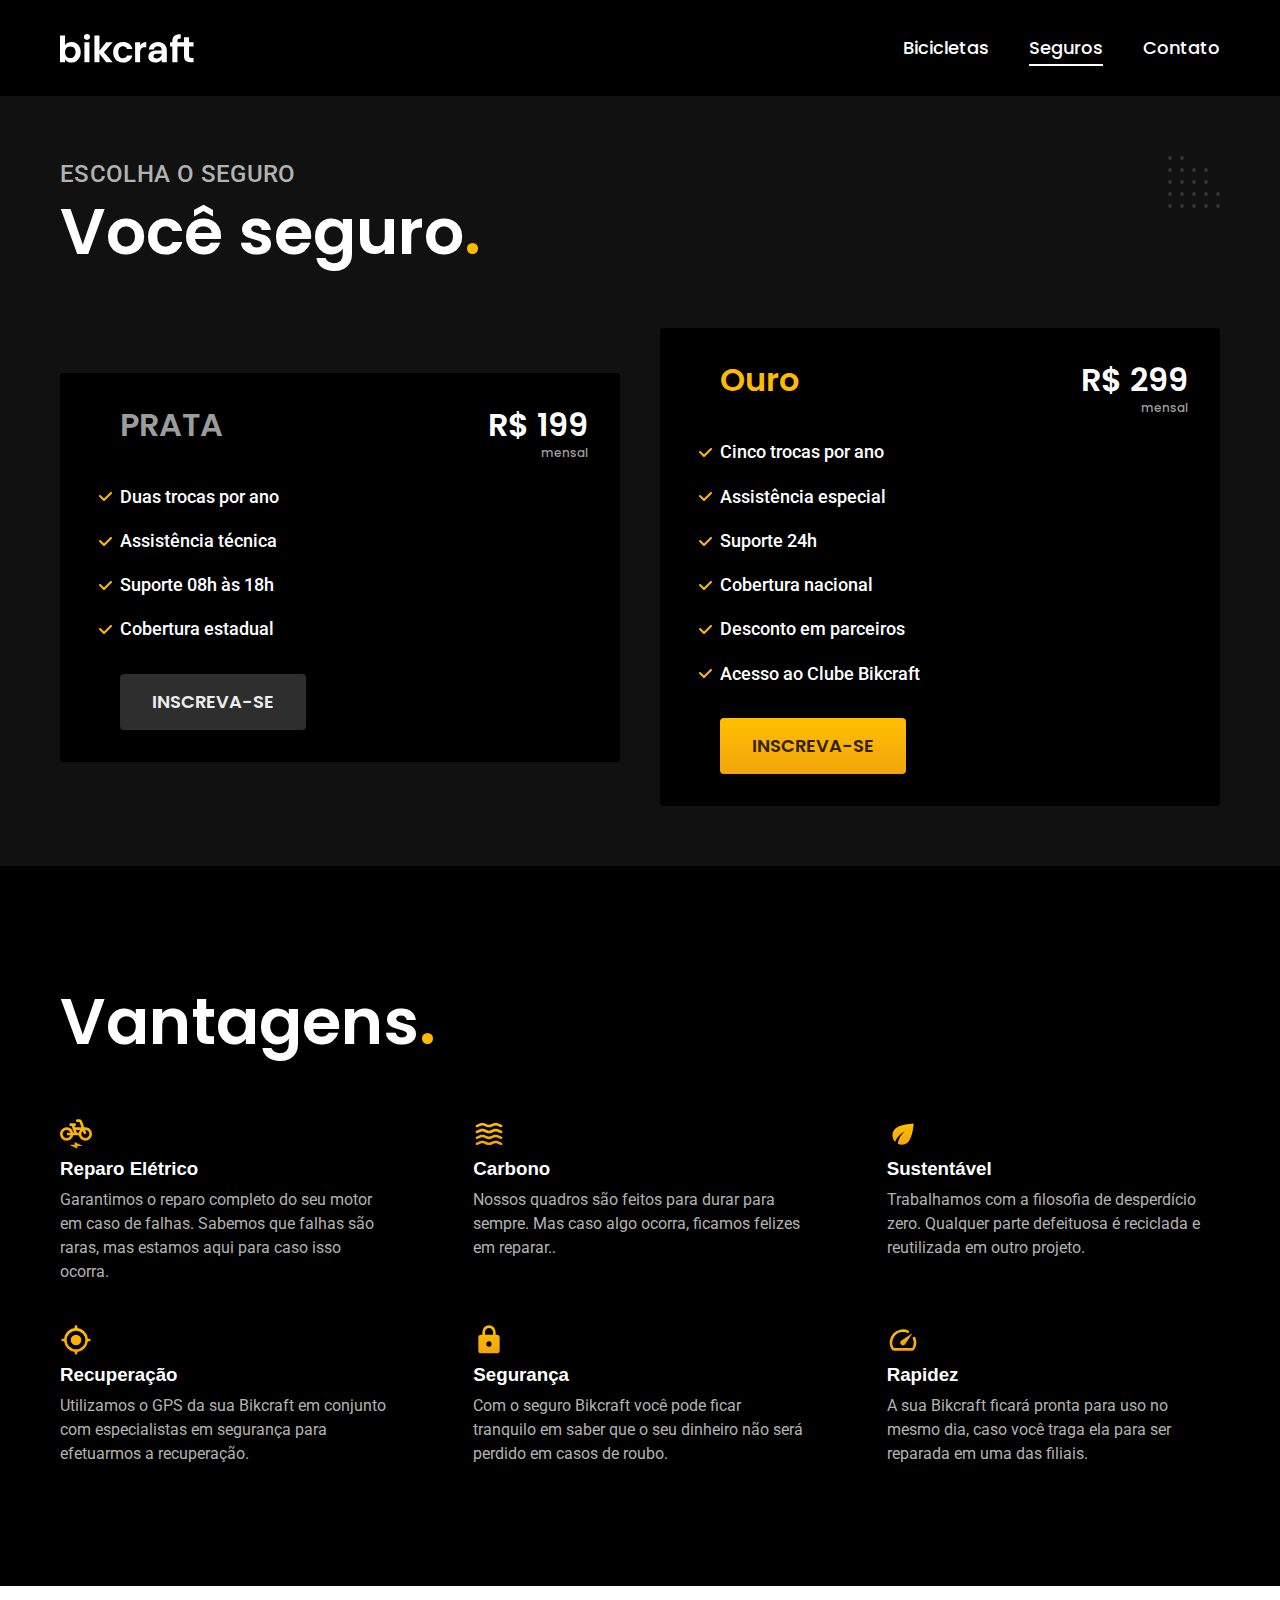
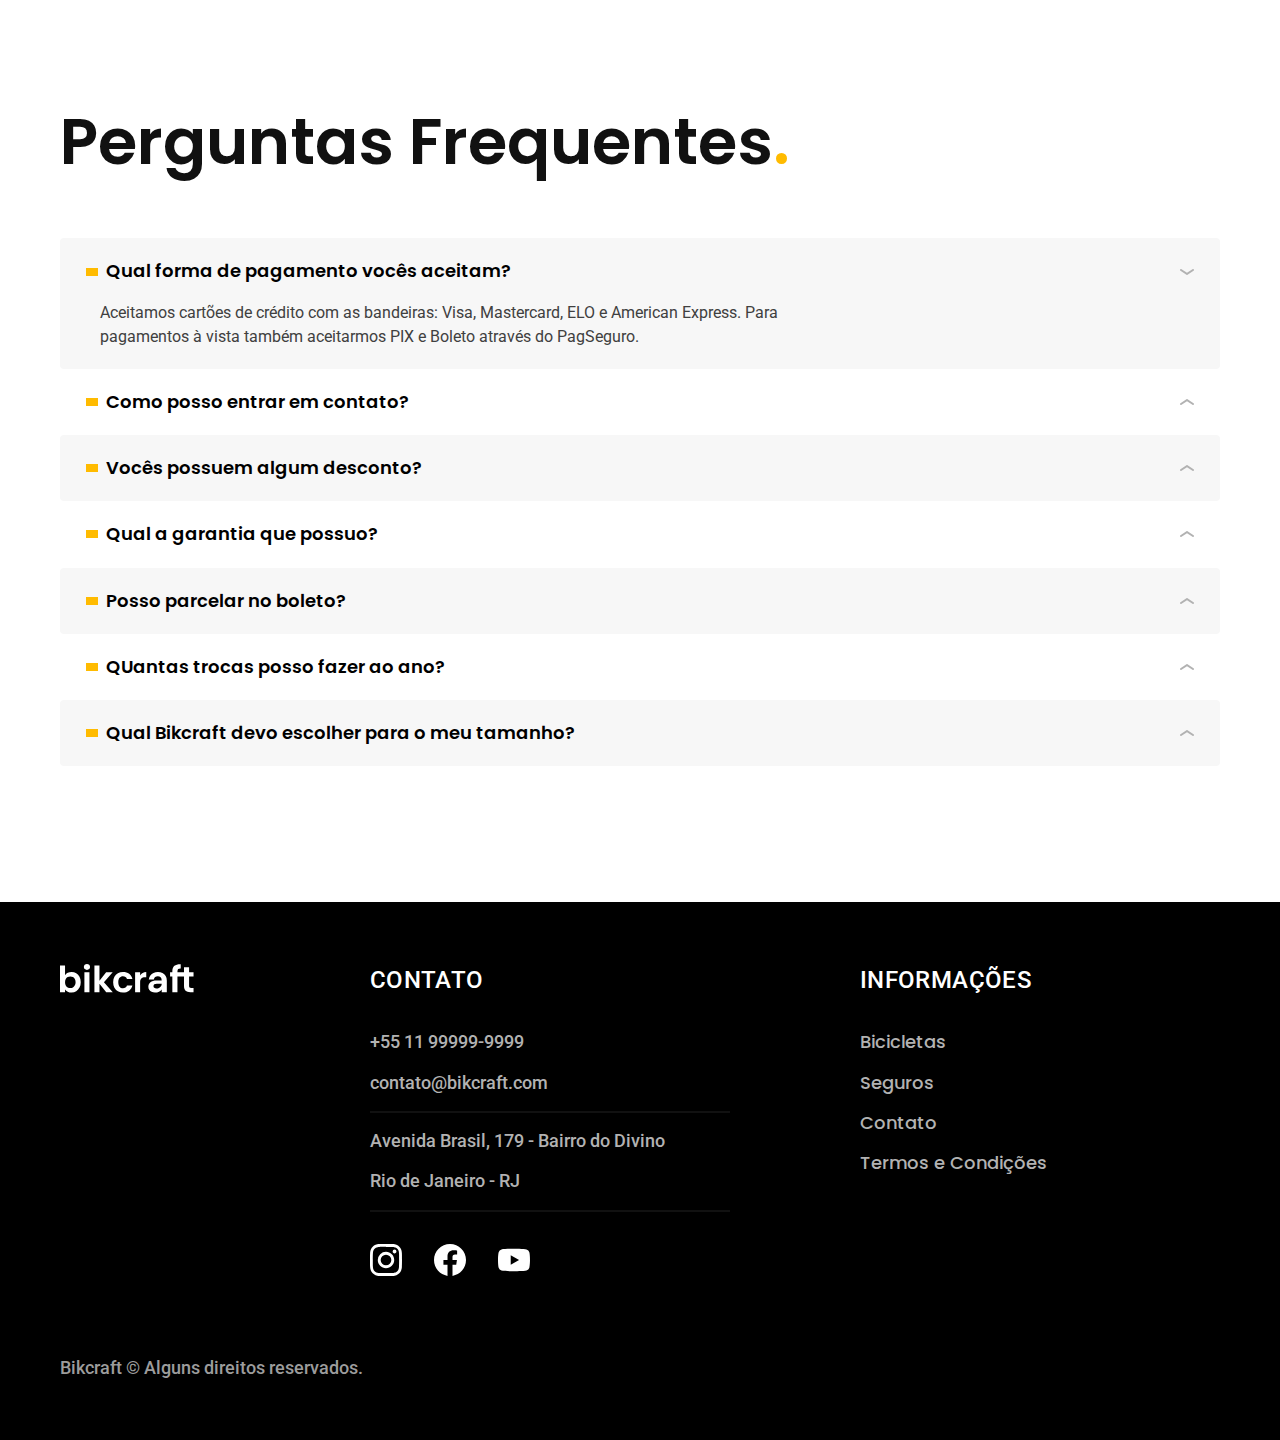
<file: seguros.html>
<!DOCTYPE html>
<html lang="pt-br">

<head>
  <meta charset="UTF-8">
  <meta name="viewport" content="width=device-width, initial-scale=1.0">
  <title>Seguros | Bikcraf</title>
  <meta name="description" content="Planos de Seguros para sua Bikcraft, de acordo com suas necessidades">

  <link rel="shortcut icon" href="./favicon.svg" type="image/svg+xml">
  <link rel="preload" href="./css/style.min.css" as="style">
  <link rel="stylesheet" href="./css/style.min.css">

  <link rel="preconnect" href="https://fonts.googleapis.com">
  <link rel="preconnect" href="https://fonts.gstatic.com" crossorigin>
  <link href="https://fonts.googleapis.com/css2?family=Merriweather:ital,opsz,wght@1,18..144,900&family=Poppins:wght@400;600&family=Roboto:ital,wght@0,100..900;1,100..900&display=swap" rel="stylesheet">

  <script>document.documentElement.classList.add('js')</script>
</head>

<body id="seguros">
  <header class="header-bg">
    <div class="header container">
      <a href="./">
        <img src="./img/bikcraft.svg" width="136" height="32" alt="Bikcraft">
      </a>

      <nav aria-label="primaria">
        <ul class="header-menu font-1-m cor-0">
          <li><a href="./bicicletas.html">Bicicletas</a></li>
          <li><a href="./seguros.html">Seguros</a></li>
          <li><a href="./contato.html">Contato</a></li>
        </ul>
      </nav>
    </div>
  </header>

  <main class="seguros-bg">
    <div class="titulo-bg">
      <div class="titulo container">
        <p class="font-2-l-b cor-5">Escolha o seguro</p>
        <h1 class="font-1-xxl cor-0">Você seguro<span class="cor-p1">.</span></h1>
      </div>
    </div>

    <div class="seguros container">
      <div class="seguros-item">
        <h3 class="font-1-xl cor-6">PRATA</h3>
        <span class="font-1-xl cor-0">R$ 199 <span class="font-1-xs cor-6">mensal</span></span>
        <ul class="font-2-m cor-0">
          <li>Duas trocas por ano</li>
          <li>Assistência técnica</li>
          <li>Suporte 08h às 18h</li>
          <li>Cobertura estadual</li>
        </ul>
        <a class="botao secundario" href="./orcamento.html?tipo=seguro&produto=prata">Inscreva-se</a>
      </div>
      <div class="seguros-item">
        <h3 class="font-1-xl cor-p1">Ouro</h3>
        <span class="font-1-xl cor-0">R$ 299 <span class="font-1-xs cor-6">mensal</span></span>
        <ul class="font-2-m cor-0">
          <li>Cinco trocas por ano</li>
          <li>Assistência especial</li>
          <li>Suporte 24h</li>
          <li>Cobertura nacional</li>
          <li>Desconto em parceiros</li>
          <li>Acesso ao Clube Bikcraft</li>
        </ul>
        <a class="botao" href="./orcamento.html?tipo=seguro&produto=ouro">Inscreva-se</a>
      </div>
    </div>
  </main>

  <article class="vantagens-bg">
    <div class="vantagens container">
      <h2 class="font-1-xxl cor-0">Vantagens<span class="cor-p1">.</span></h2>
      <ul>
        <li>
          <img src="./img/icones/eletrica.svg" width="32" height="32" alt="">
          <h3 class="font-1-1 cor-0">Reparo Elétrico</h3>
          <p class="font-2-s cor-5">Garantimos o reparo completo do seu motor em caso de falhas. Sabemos que falhas são raras, mas estamos aqui para caso isso ocorra.</p>
        </li>
        <li>
          <img src="./img/icones/carbono.svg" width="32" height="32" alt="">
          <h3 class="font-1-1 cor-0">Carbono</h3>
          <p class="font-2-s cor-5">Nossos quadros são feitos para durar para sempre. Mas caso algo ocorra, ficamos felizes em reparar..</p>
        </li>
        <li>
          <img src="./img/icones/sustentavel.svg" width="32" height="32" alt="">
          <h3 class="font-1-1 cor-0">Sustentável</h3>
          <p class="font-2-s cor-5">Trabalhamos com a filosofia de desperdício zero. Qualquer parte defeituosa é reciclada e reutilizada em outro projeto.</p>
        </li>
        <li>
          <img src="./img/icones/rastreador.svg" width="32" height="32" alt="">
          <h3 class="font-1-1 cor-0">Recuperação</h3>
          <p class="font-2-s cor-5">Utilizamos o GPS da sua Bikcraft em conjunto com especialistas em segurança para efetuarmos a recuperação.</p>
        </li>
        <li>
          <img src="./img/icones/seguro.svg" width="32" height="32" alt="">
          <h3 class="font-1-1 cor-0">Segurança</h3>
          <p class="font-2-s cor-5">Com o seguro Bikcraft você pode ficar tranquilo em saber que o seu dinheiro não será perdido em casos de roubo.</p>
        </li>
        <li>
          <img src="./img/icones/velocidade.svg" width="32" height="32" alt="">
          <h3 class="font-1-1 cor-0">Rapidez</h3>
          <p class="font-2-s cor-5">A sua Bikcraft ficará pronta para uso no mesmo dia, caso você traga ela para ser reparada em uma das filiais.</p>
        </li>
      </ul>
    </div>
  </article>

  <article class="perguntas container">
    <h2 class="font-1-xxl">Perguntas Frequentes<span class="cor-p1">.</span></h2>

    <dl>
      <div>
        <dt><button class="font-1-m-b" aria-controls="pergunta1" aria-expanded="true">Qual forma de pagamento vocês aceitam?</button></dt>
        <dd id="pergunta1" class="font-2-s cor-9 ativa">Aceitamos cartões de crédito com as bandeiras: Visa, Mastercard, ELO e American Express. Para pagamentos à vista também aceitarmos PIX e Boleto através do PagSeguro.</dd>
      </div>
      <div>
        <dt><button class="font-1-m-b" aria-controls="pergunta2" aria-expanded="false">Como posso entrar em contato?</button></dt>
        <dd id="pergunta2" class="font-2-s cor-9">Aceitamos cartões de crédito com as bandeiras: Visa, Mastercard, ELO e American Express. Para pagamentos à vista também aceitarmos PIX e Boleto através do PagSeguro.</dd>
      </div>
      <div>
        <dt><button class="font-1-m-b" aria-controls="pergunta3" aria-expanded="false">Vocês possuem algum desconto?</button></dt>
        <dd id="pergunta3" class="font-2-s cor-9">Aceitamos cartões de crédito com as bandeiras: Visa, Mastercard, ELO e American Express. Para pagamentos à vista também aceitarmos PIX e Boleto através do PagSeguro.</dd>
      </div>
      <div>
        <dt><button class="font-1-m-b" aria-controls="pergunta4" aria-expanded="false">Qual a garantia que possuo?</button></dt>
        <dd id="pergunta4" class="font-2-s cor-9">Aceitamos cartões de crédito com as bandeiras: Visa, Mastercard, ELO e American Express. Para pagamentos à vista também aceitarmos PIX e Boleto através do PagSeguro.</dd>
      </div>
      <div>
        <dt><button class="font-1-m-b" aria-controls="pergunta5" aria-expanded="false">Posso parcelar no boleto?</button></dt>
        <dd id="pergunta5" class="font-2-s cor-9">Aceitamos cartões de crédito com as bandeiras: Visa, Mastercard, ELO e American Express. Para pagamentos à vista também aceitarmos PIX e Boleto através do PagSeguro.</dd>
      </div>
      <div>
        <dt><button class="font-1-m-b" aria-controls="pergunta6" aria-expanded="false">QUantas trocas posso fazer ao ano?</button></dt>
        <dd id="pergunta6" class="font-2-s cor-9">Aceitamos cartões de crédito com as bandeiras: Visa, Mastercard, ELO e American Express. Para pagamentos à vista também aceitarmos PIX e Boleto através do PagSeguro.</dd>
      </div>
      <div>
        <dt><button class="font-1-m-b" aria-controls="pergunta7" aria-expanded="false">Qual Bikcraft devo escolher para o meu tamanho?</button></dt>
        <dd id="pergunta7" class="font-2-s cor-9">Aceitamos cartões de crédito com as bandeiras: Visa, Mastercard, ELO e American Express. Para pagamentos à vista também aceitarmos PIX e Boleto através do PagSeguro.</dd>
      </div>
    </dl>
  </article>

  <footer class="footer-bg">
    <div class="footer container">
      <img src="./img/bikcraft.svg" width="136" height="32" alt="Bikcraft">
      <div class="footer-contato">
        <h3 class="font-2-l-b cor-0">Contato</h3>
        <ul class="font-2-m cor-5">
          <li><a href="tel:+5521999999999">+55 11 99999-9999</a></li>
          <li><a href="mailto:contato@bikcraft.com">contato@bikcraft.com</a></li>
          <li>Avenida Brasil, 179 - Bairro do Divino</li>
          <li>Rio de Janeiro - RJ</li>
        </ul>
        <div class="footer-redes">
          <a href="./">
            <img src="./img/redes/instagram.svg" width="32" height="32" alt="Instagram">
          </a>
          <a href="./">
            <img src="./img/redes/facebook.svg" width="32" height="32" alt="Facebook">
          </a>
          <a href="./">
            <img src="./img/redes/youtube.svg" width="32" height="32" alt="Youtube">
          </a>
        </div>
      </div>
      <div class="footer-informacoes">
        <h3 class="font-2-l-b cor-0">Informações</h3>
        <nav>
          <ul class="font-1-m cor-5">
            <li><a href="./bicicletas.html">Bicicletas</a></li>
            <li><a href="./seguros.html">Seguros</a></li>
            <li><a href="./contato.html">Contato</a></li>
            <li><a href="./termos.html">Termos e Condições</a></li>
          </ul>
        </nav>
      </div>
      <p class="font-2-m cor-6 footer-copy">Bikcraft © Alguns direitos reservados.</p>
    </div>
  </footer>
  <script src="./js/script.js"></script>
</body>

</html>
</file>
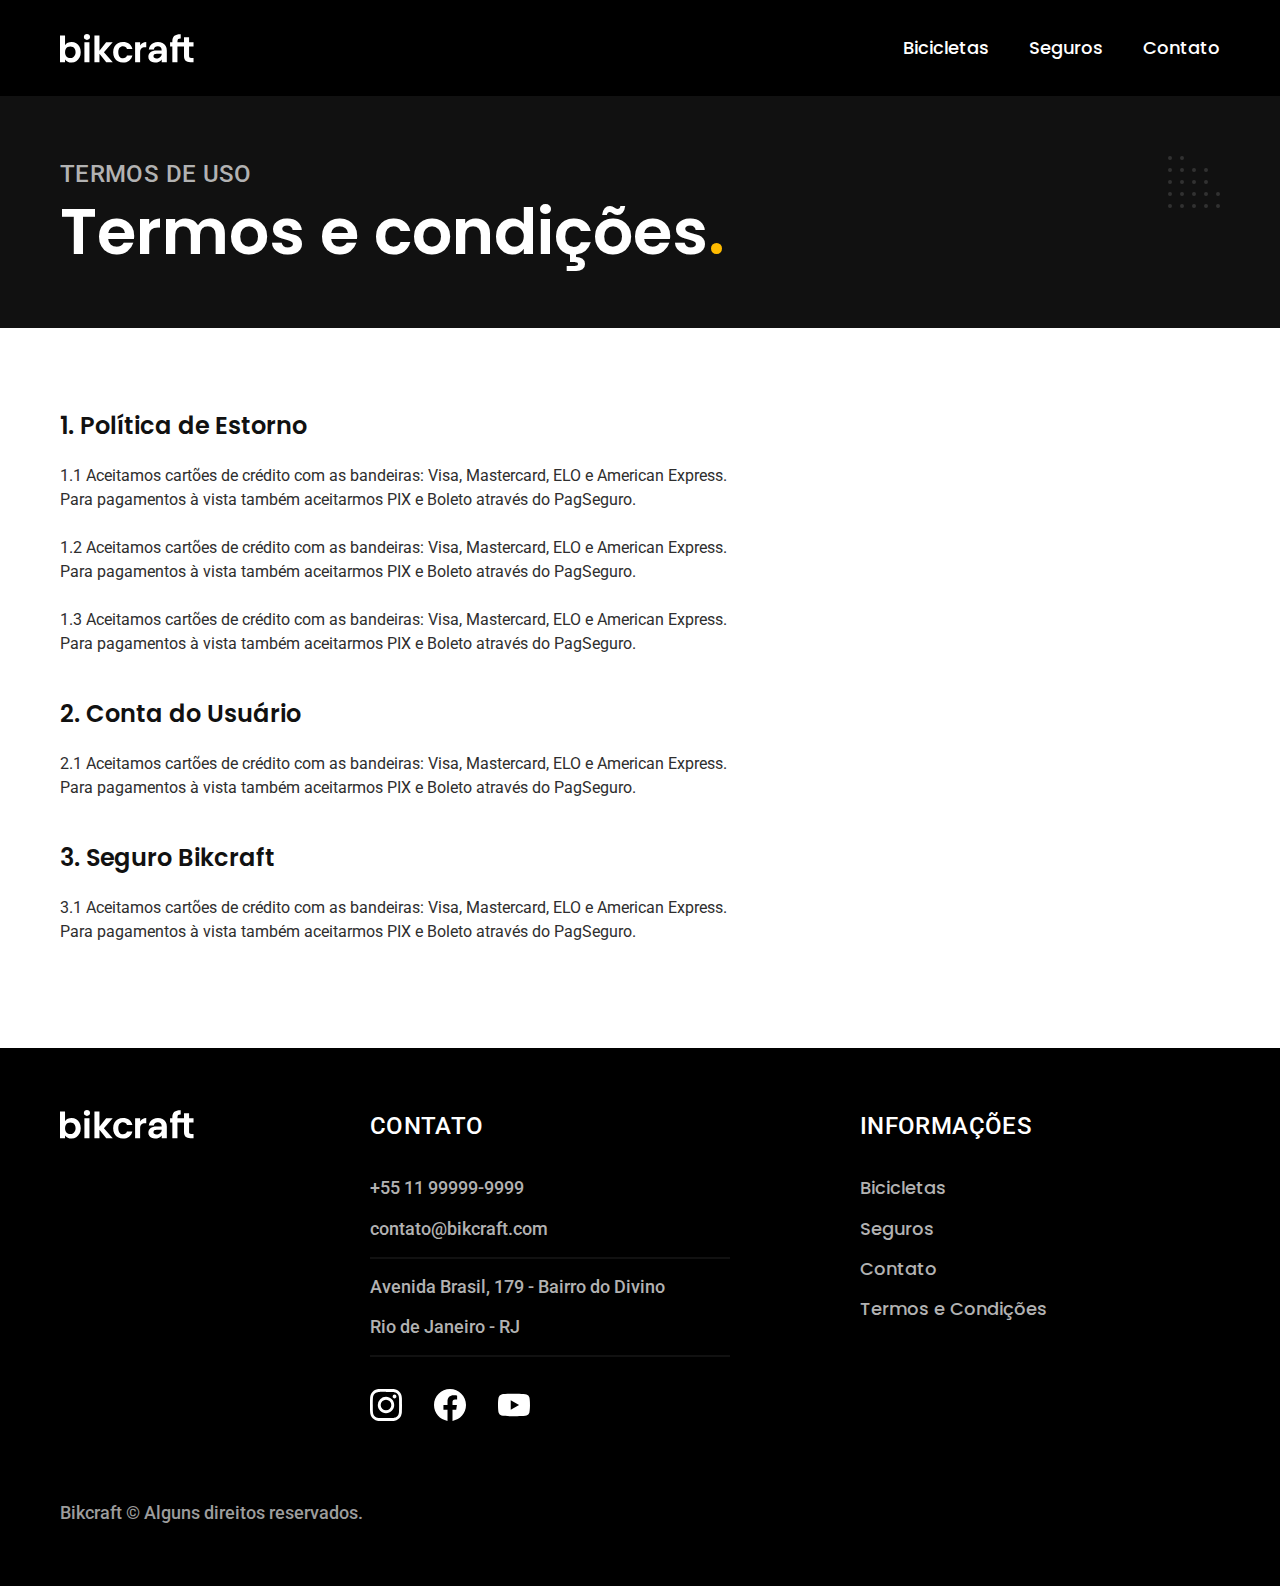
<file: termos.html>
<!DOCTYPE html>
<html lang="pt-br">

<head>
  <meta charset="UTF-8">
  <meta name="viewport" content="width=device-width, initial-scale=1.0">
  <title>Termos e Condições | Bikcraf</title>
  <meta name="description" content="Termos e Condições destinadas a clientes da bikcraft">

  <link rel="shortcut icon" href="./favicon.svg" type="image/svg+xml">
  <link rel="preload" href="./css/style.min.css" as="style">
  <link rel="stylesheet" href="./css/style.min.css">

  <link rel="preconnect" href="https://fonts.googleapis.com">
  <link rel="preconnect" href="https://fonts.gstatic.com" crossorigin>
  <link href="https://fonts.googleapis.com/css2?family=Merriweather:ital,opsz,wght@1,18..144,900&family=Poppins:wght@400;600&family=Roboto:ital,wght@0,100..900;1,100..900&display=swap" rel="stylesheet">

  <script>document.documentElement.classList.add('js')</script>
</head>

<body id="termos">
  <header class="header-bg">
    <div class="header container">
      <a href="./">
        <img src="./img/bikcraft.svg" width="136" height="32" alt="Bikcraft">
      </a>

      <nav aria-label="primaria">
        <ul class="header-menu font-1-m cor-0">
          <li><a href="./bicicletas.html">Bicicletas</a></li>
          <li><a href="./seguros.html">Seguros</a></li>
          <li><a href="./contato.html">Contato</a></li>
        </ul>
      </nav>
    </div>
  </header>

  <main>
    <div class="titulo-bg">
      <div class="titulo container">
        <p class="font-2-l-b cor-5">Termos de uso</p>
        <h1 class="font-1-xxl cor-0">Termos e condições<span class="cor-p1">.</span></h1>
      </div>
    </div>

    <div class="termos container font-2-s cor-10">
      <h2 class="font-1-l cor-11">1. Política de Estorno</h2>
      <p>1.1 Aceitamos cartões de crédito com as bandeiras: Visa, Mastercard, ELO e American Express. Para pagamentos à vista também aceitarmos PIX e Boleto através do PagSeguro.</p>
      <p>1.2 Aceitamos cartões de crédito com as bandeiras: Visa, Mastercard, ELO e American Express. Para pagamentos à vista também aceitarmos PIX e Boleto através do PagSeguro.</p>
      <p>1.3 Aceitamos cartões de crédito com as bandeiras: Visa, Mastercard, ELO e American Express. Para pagamentos à vista também aceitarmos PIX e Boleto através do PagSeguro.</p>
      <h2 class="font-1-l cor-11">2. Conta do Usuário</h2>
      <p>2.1 Aceitamos cartões de crédito com as bandeiras: Visa, Mastercard, ELO e American Express. Para pagamentos à vista também aceitarmos PIX e Boleto através do PagSeguro.</p>
      <h2 class="font-1-l cor-11">3. Seguro Bikcraft</h2>
      <p>3.1 Aceitamos cartões de crédito com as bandeiras: Visa, Mastercard, ELO e American Express. Para pagamentos à vista também aceitarmos PIX e Boleto através do PagSeguro.</p>

    </div>
  </main>

  <footer class="footer-bg">
    <div class="footer container">
      <img src="./img/bikcraft.svg" width="136" height="32" alt="Bikcraft">
      <div class="footer-contato">
        <h3 class="font-2-l-b cor-0">Contato</h3>
        <ul class="font-2-m cor-5">
          <li><a href="tel:+5521999999999">+55 11 99999-9999</a></li>
          <li><a href="mailto:contato@bikcraft.com">contato@bikcraft.com</a></li>
          <li>Avenida Brasil, 179 - Bairro do Divino</li>
          <li>Rio de Janeiro - RJ</li>
        </ul>
        <div class="footer-redes">
          <a href="./">
            <img src="./img/redes/instagram.svg" width="32" height="32" alt="Instagram">
          </a>
          <a href="./">
            <img src="./img/redes/facebook.svg" width="32" height="32" alt="Facebook">
          </a>
          <a href="./">
            <img src="./img/redes/youtube.svg" width="32" height="32" alt="Youtube">
          </a>
        </div>
      </div>
      <div class="footer-informacoes">
        <h3 class="font-2-l-b cor-0">Informações</h3>
        <nav>
          <ul class="font-1-m cor-5">
            <li><a href="./bicicletas.html">Bicicletas</a></li>
            <li><a href="./seguros.html">Seguros</a></li>
            <li><a href="./contato.html">Contato</a></li>
            <li><a href="./termos.html">Termos e Condições</a></li>
          </ul>
        </nav>
      </div>
      <p class="font-2-m cor-6 footer-copy">Bikcraft © Alguns direitos reservados.</p>
    </div>
  </footer>
  <script src="./js/script.js"></script>
</body>

</html>
</file>
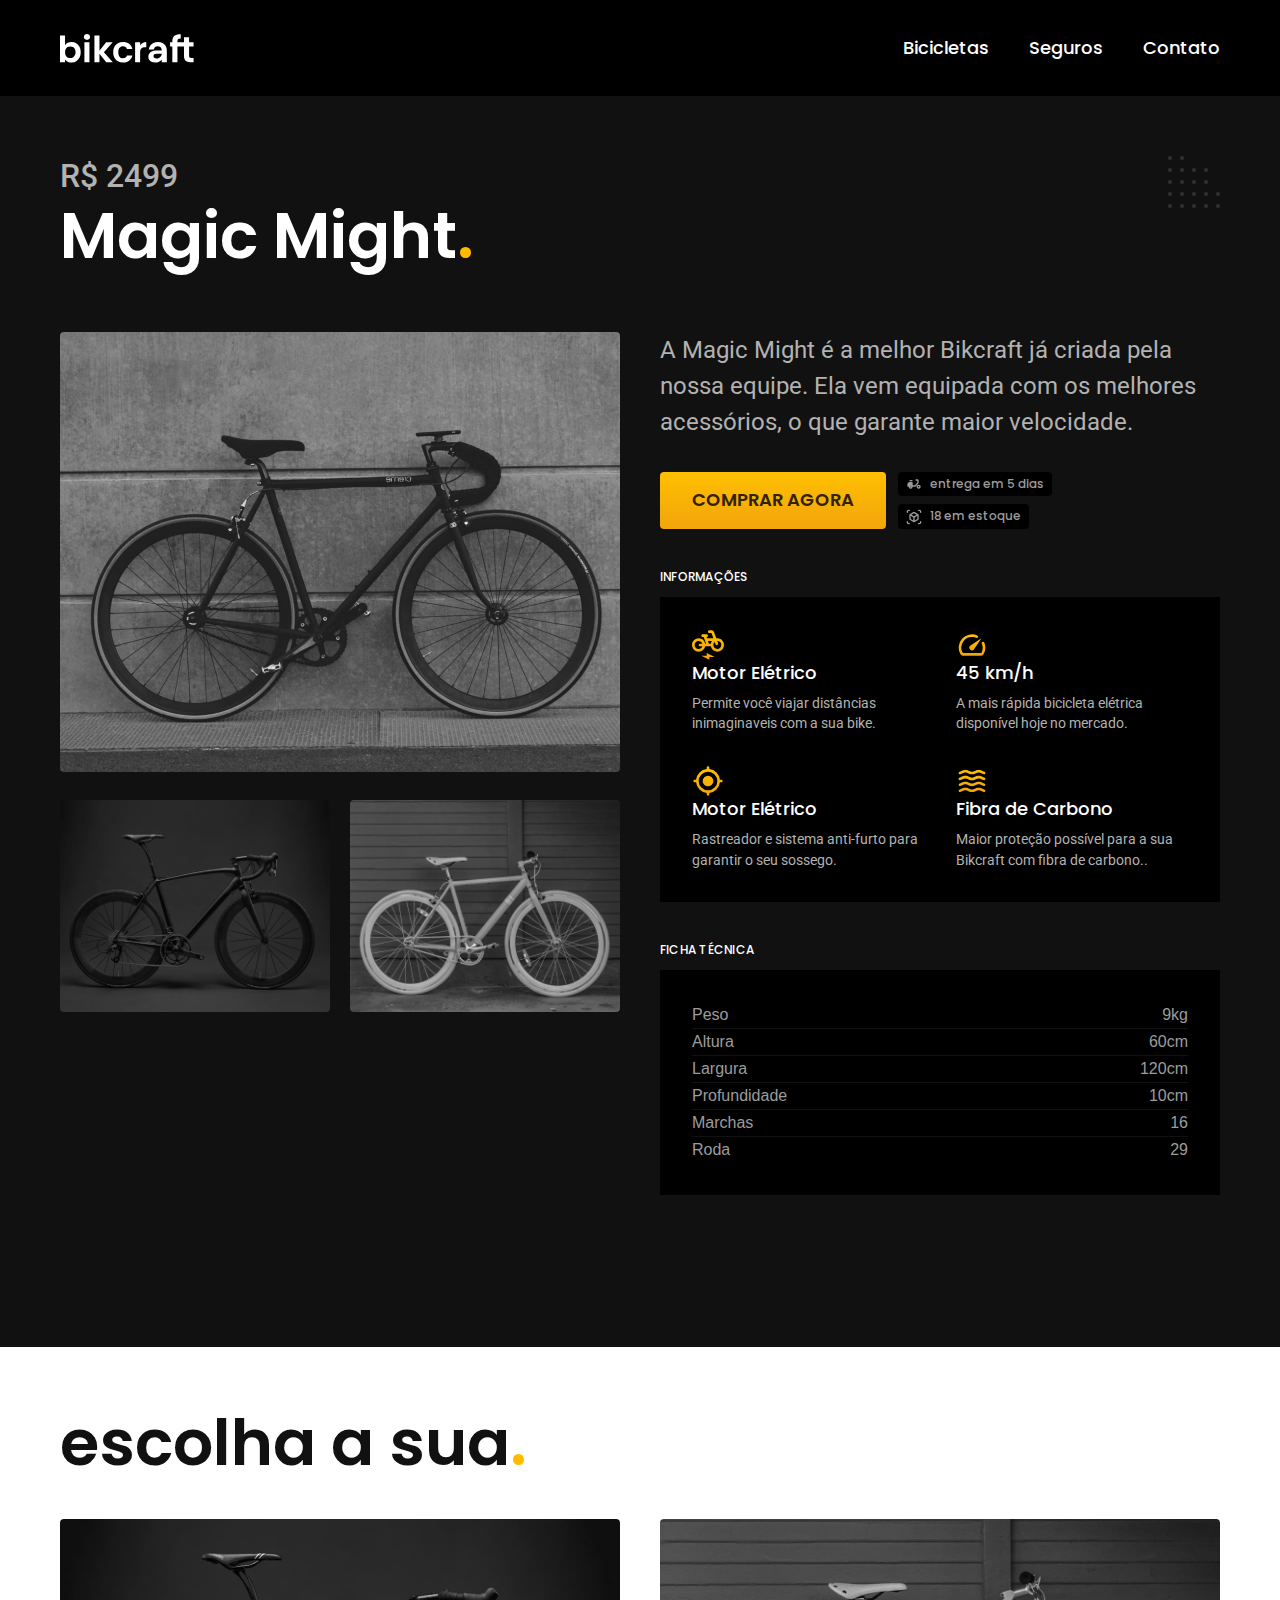
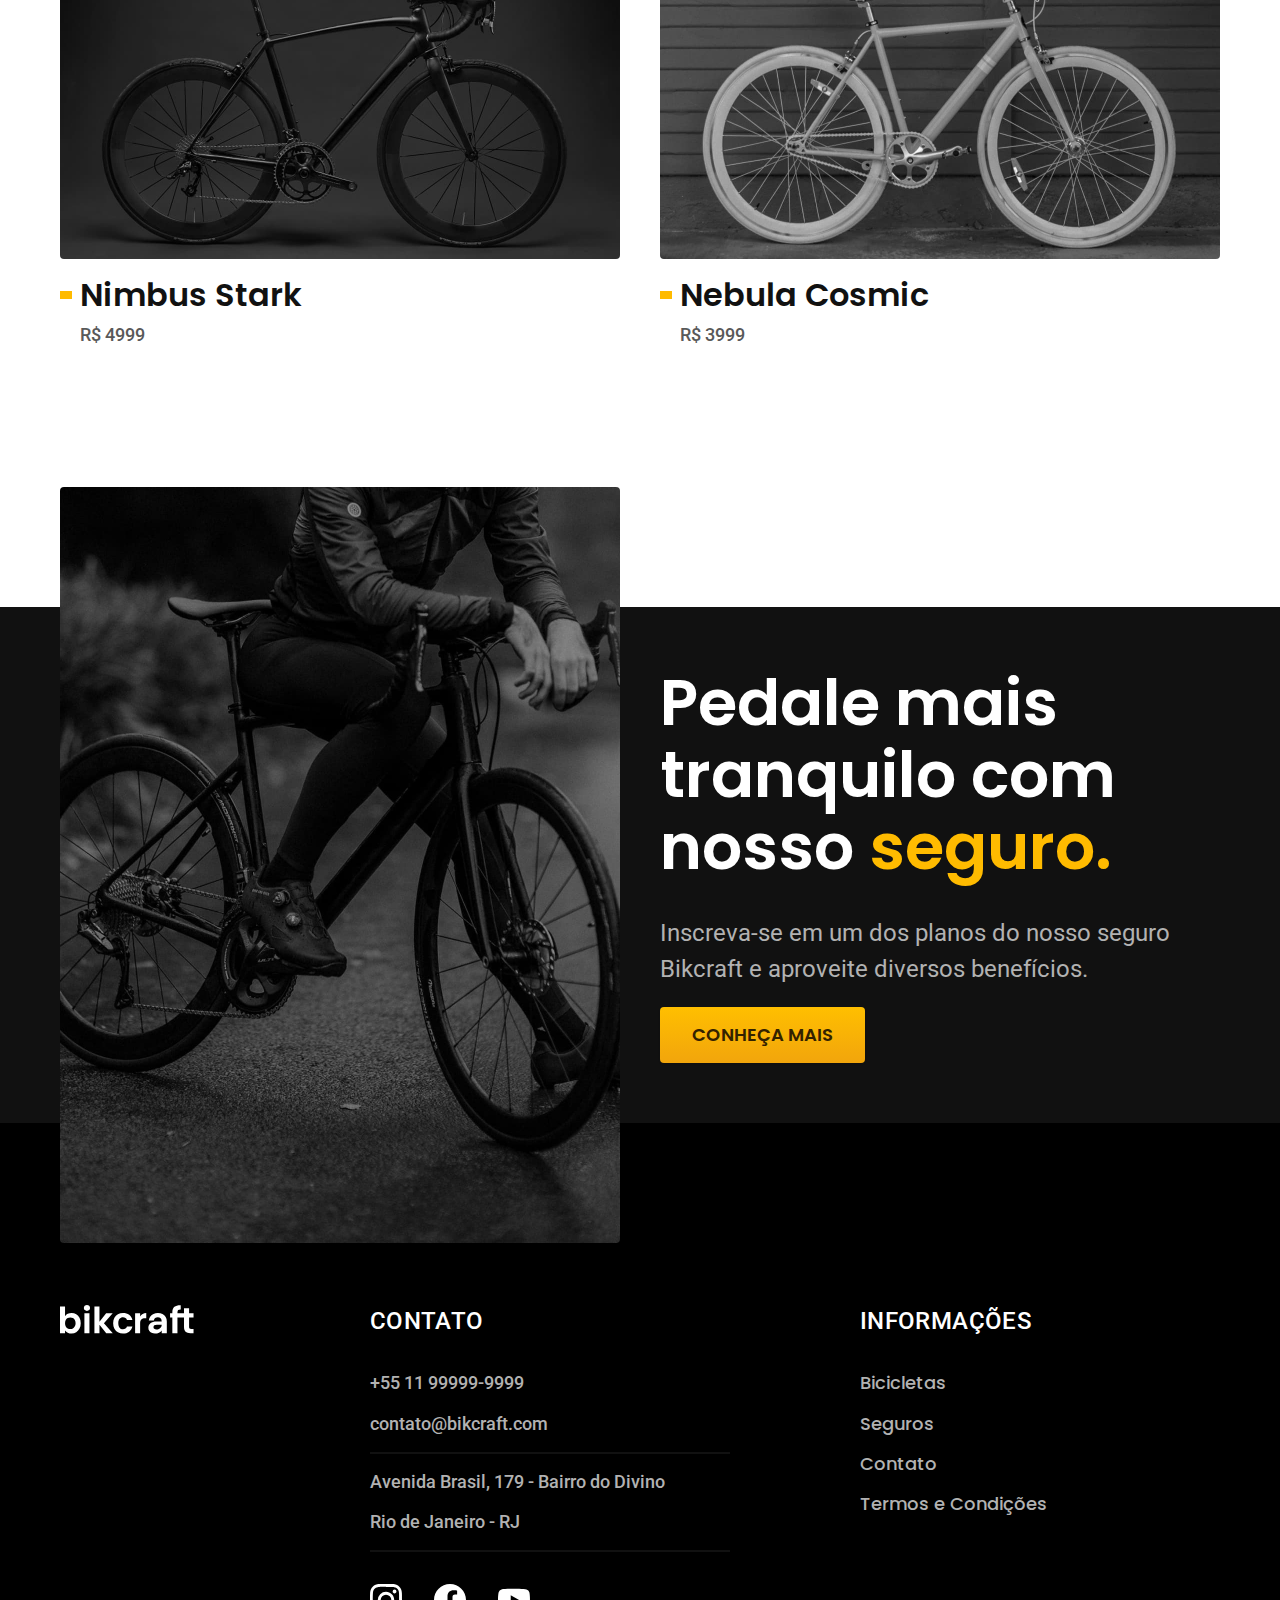
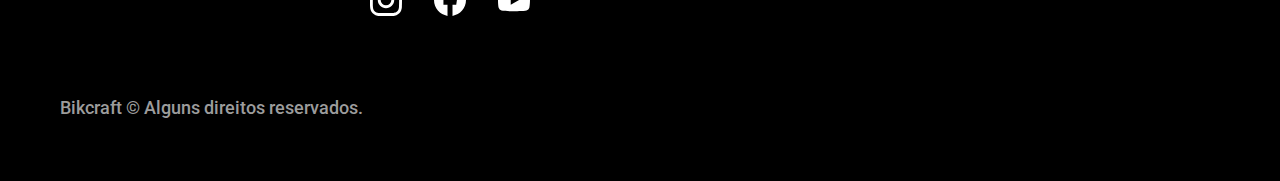
<file: bicicletas/magic.html>
<!DOCTYPE html>
<html lang="pt-br">

<head>
  <meta charset="UTF-8">
  <meta name="viewport" content="width=device-width, initial-scale=1.0">
  <title>Magic | Bikcraf</title>
  <meta name="description" content="Bicicleta Magic da Bikcraft">

  <link rel="shortcut icon" href="../favicon.svg" type="image/svg+xml">
  <link rel="preload" href="../css/style.min.css" as="style">
  <link rel="stylesheet" href="../css/style.min.css">

  <link rel="preconnect" href="https://fonts.googleapis.com">
  <link rel="preconnect" href="https://fonts.gstatic.com" crossorigin>
  <link href="https://fonts.googleapis.com/css2?family=Merriweather:ital,opsz,wght@1,18..144,900&family=Poppins:wght@400;600&family=Roboto:ital,wght@0,100..900;1,100..900&display=swap" rel="stylesheet">

  <script>document.documentElement.classList.add('js')</script>
</head>

<body id="bicicleta">
  <header class="header-bg">
    <div class="header container">
      <a href="../">
        <img src="../img/bikcraft.svg" width="136" height="32" alt="Bikcraft">
      </a>

      <nav aria-label="primaria">
        <ul class="header-menu font-1-m cor-0">
          <li><a href="../bicicletas.html">Bicicletas</a></li>
          <li><a href="../seguros.html">Seguros</a></li>
          <li><a href="../contato.html">Contato</a></li>
        </ul>
      </nav>
    </div>
  </header>

  <main class="titulo-bg">
    <div class="titulo container">
      <p class="font-2-xl cor-5">R$ 2499</p>
      <h1 class="font-1-xxl cor-0">Magic Might<span class="cor-p1">.</span></h1>
    </div>
    <div class="bicicleta container">
      <div class="bicicleta-imagens">
        <img src="../img/bicicleta/nimbus2.jpg" width="1120" height="880" alt="Bicicleta 1">
        <img src="../img/bicicleta/nimbus1.jpg" width="1120" height="880" alt="Bicicleta 2">
        <img src="../img/bicicleta/nimbus3.jpg" width="1120" height="880" alt="Bicicleta 3">
      </div>
      <div class="bicicleta-conteudo">
        <p class="font-2-l cor-5">A Magic Might é a melhor Bikcraft já criada pela nossa equipe. Ela vem equipada com os melhores acessórios, o que garante maior velocidade.</p>
        <div class="bicicleta-comprar">
          <a class="botao" href="../orcamento.html?tipo=bikcraft&produto=magic">Comprar Agora</a>
          <span class="font-1-xs cor-6"><img src="../img/icones/entrega.svg" width="16" height="16" alt="">entrega em 5 dias</span>
          <span class="font-1-xs cor-6"><img src="../img/icones/estoque.svg" width="16" height="16" alt="">18 em estoque</span>
        </div>

        <h2 class="font-1-xs cor-0">Informações</h2>
        <ul class="bicicleta-informacoes">
          <li>
            <img src="../img/icones/eletrica.svg" width="32" height="32" alt="">
            <h3 class="font-1-m cor-0">Motor Elétrico</h3>
            <p class="font-2-xs cor-5">Permite você viajar distâncias inimaginaveis com a sua bike.</p>
          </li>
          <li>
            <img src="../img/icones/velocidade.svg" width="32" height="32" alt="">
            <h3 class="font-1-m cor-0">45 km/h</h3>
            <p class="font-2-xs cor-5">A mais rápida bicicleta elétrica disponível hoje no mercado.</p>
          </li>
          <li>
            <img src="../img/icones/rastreador.svg" width="32" height="32" alt="">
            <h3 class="font-1-m cor-0">Motor Elétrico</h3>
            <p class="font-2-xs cor-5">Rastreador e sistema anti-furto para garantir o seu sossego.</p>
          </li>
          <li>
            <img src="../img/icones/carbono.svg" width="32" height="32" alt="">
            <h3 class="font-1-m cor-0">Fibra de Carbono</h3>
            <p class="font-2-xs cor-5">Maior proteção possível para a sua Bikcraft com fibra de carbono..</p>
          </li>
        </ul>
        <h2 class="font-1-xs cor-0">Ficha técnica</h2>
        <ul class="bicicleta-ficha">
          <li class="cor-6">Peso <span>9kg</span></li>
          <li class="cor-6">Altura <span>60cm</span></li>
          <li class="cor-6">Largura <span>120cm</span></li>
          <li class="cor-6">Profundidade <span>10cm</span></li>
          <li class="cor-6">Marchas <span>16</span></li>
          <li class="cor-6">Roda <span>29</span></li>
        </ul>
      </div>
    </div>
  </main>

  <article class="bicicletas-lista container">
    <h2 class="font-1-xxl">escolha a sua<span class="cor-p1">.</span></h2>

    <ul>
      <li>
        <a href="./nimbus.html">
          <img src="../img/bicicletas/nimbus.jpg" width="1120" height="680" alt="Bicicleta preta">
          <h3 class="font-1-xl">Nimbus Stark</h3>
          <span class="font-2-m cor-8">R$ 4999</span>
        </a>
      </li>

      <li>
        <a href="./nebula.html">
          <img src="../img/bicicletas/nebula.jpg" width="1120" height="680" alt="Bicicleta preta">
          <h3 class="font-1-xl">Nebula Cosmic</h3>
          <span class="font-2-m cor-8">R$ 3999</span>
        </a>
      </li>
    </ul>
  </article>

  <article class="seguro-bg">
    <div class="seguro container">
      <div class="seguro-imagem">
        <img src="../img/fotos/seguros.jpg" width="1360" height="1512" alt="Pessoa parada em cima de uma bicicleta.">
      </div>
      <div class="seguro-conteudo">
        <h2 class="font-1-xxl cor-0">Pedale mais tranquilo com nosso <span class="cor-p1">seguro.</span></h2>
        <p class="font-2-l cor-5">Inscreva-se em um dos planos do nosso seguro Bikcraft e aproveite diversos benefícios.</p>
        <a class="botao" href="../seguros.html">Conheça Mais</a>
      </div>
    </div>
  </article>

  <footer class="footer-bg">
    <div class="footer container">
      <img src="../img/bikcraft.svg" width="136" height="32" alt="Bikcraft">
      <div class="footer-contato">
        <h3 class="font-2-l-b cor-0">Contato</h3>
        <ul class="font-2-m cor-5">
          <li><a href="tel:+5521999999999">+55 11 99999-9999</a></li>
          <li><a href="mailto:contato@bikcraft.com">contato@bikcraft.com</a></li>
          <li>Avenida Brasil, 179 - Bairro do Divino</li>
          <li>Rio de Janeiro - RJ</li>
        </ul>
        <div class="footer-redes">
          <a href="../">
            <img src="../img/redes/instagram.svg" width="32" height="32" alt="Instagram">
          </a>
          <a href="../">
            <img src="../img/redes/facebook.svg" width="32" height="32" alt="Facebook">
          </a>
          <a href="../">
            <img src="../img/redes/youtube.svg" width="32" height="32" alt="Youtube">
          </a>
        </div>
      </div>
      <div class="footer-informacoes">
        <h3 class="font-2-l-b cor-0">Informações</h3>
        <nav>
          <ul class="font-1-m cor-5">
            <li><a href="../bicicletas.html">Bicicletas</a></li>
            <li><a href="../seguros.html">Seguros</a></li>
            <li><a href="../contato.html">Contato</a></li>
            <li><a href="../termos.html">Termos e Condições</a></li>
          </ul>
        </nav>
      </div>
      <p class="font-2-m cor-6 footer-copy">Bikcraft © Alguns direitos reservados.</p>
    </div>
  </footer>
  <script src="../js/script.js"></script>
</body>

</html>
</file>
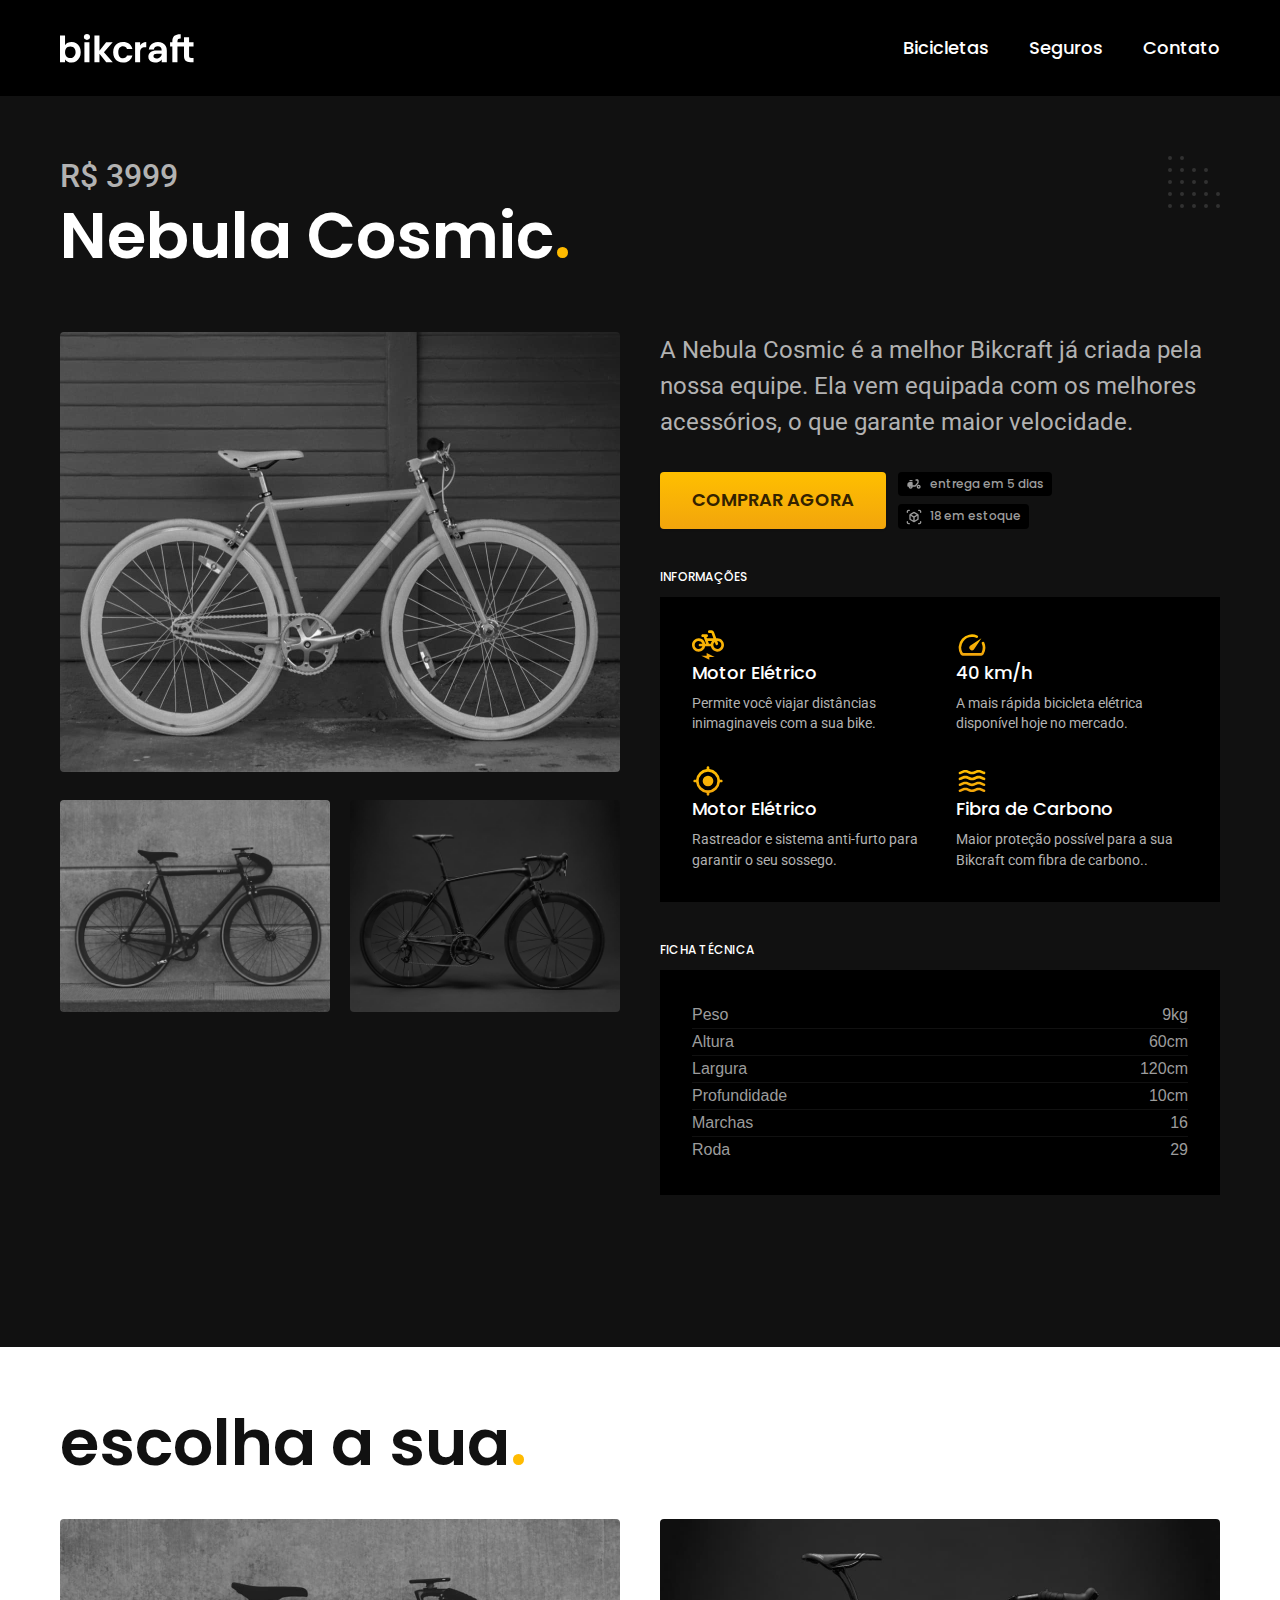
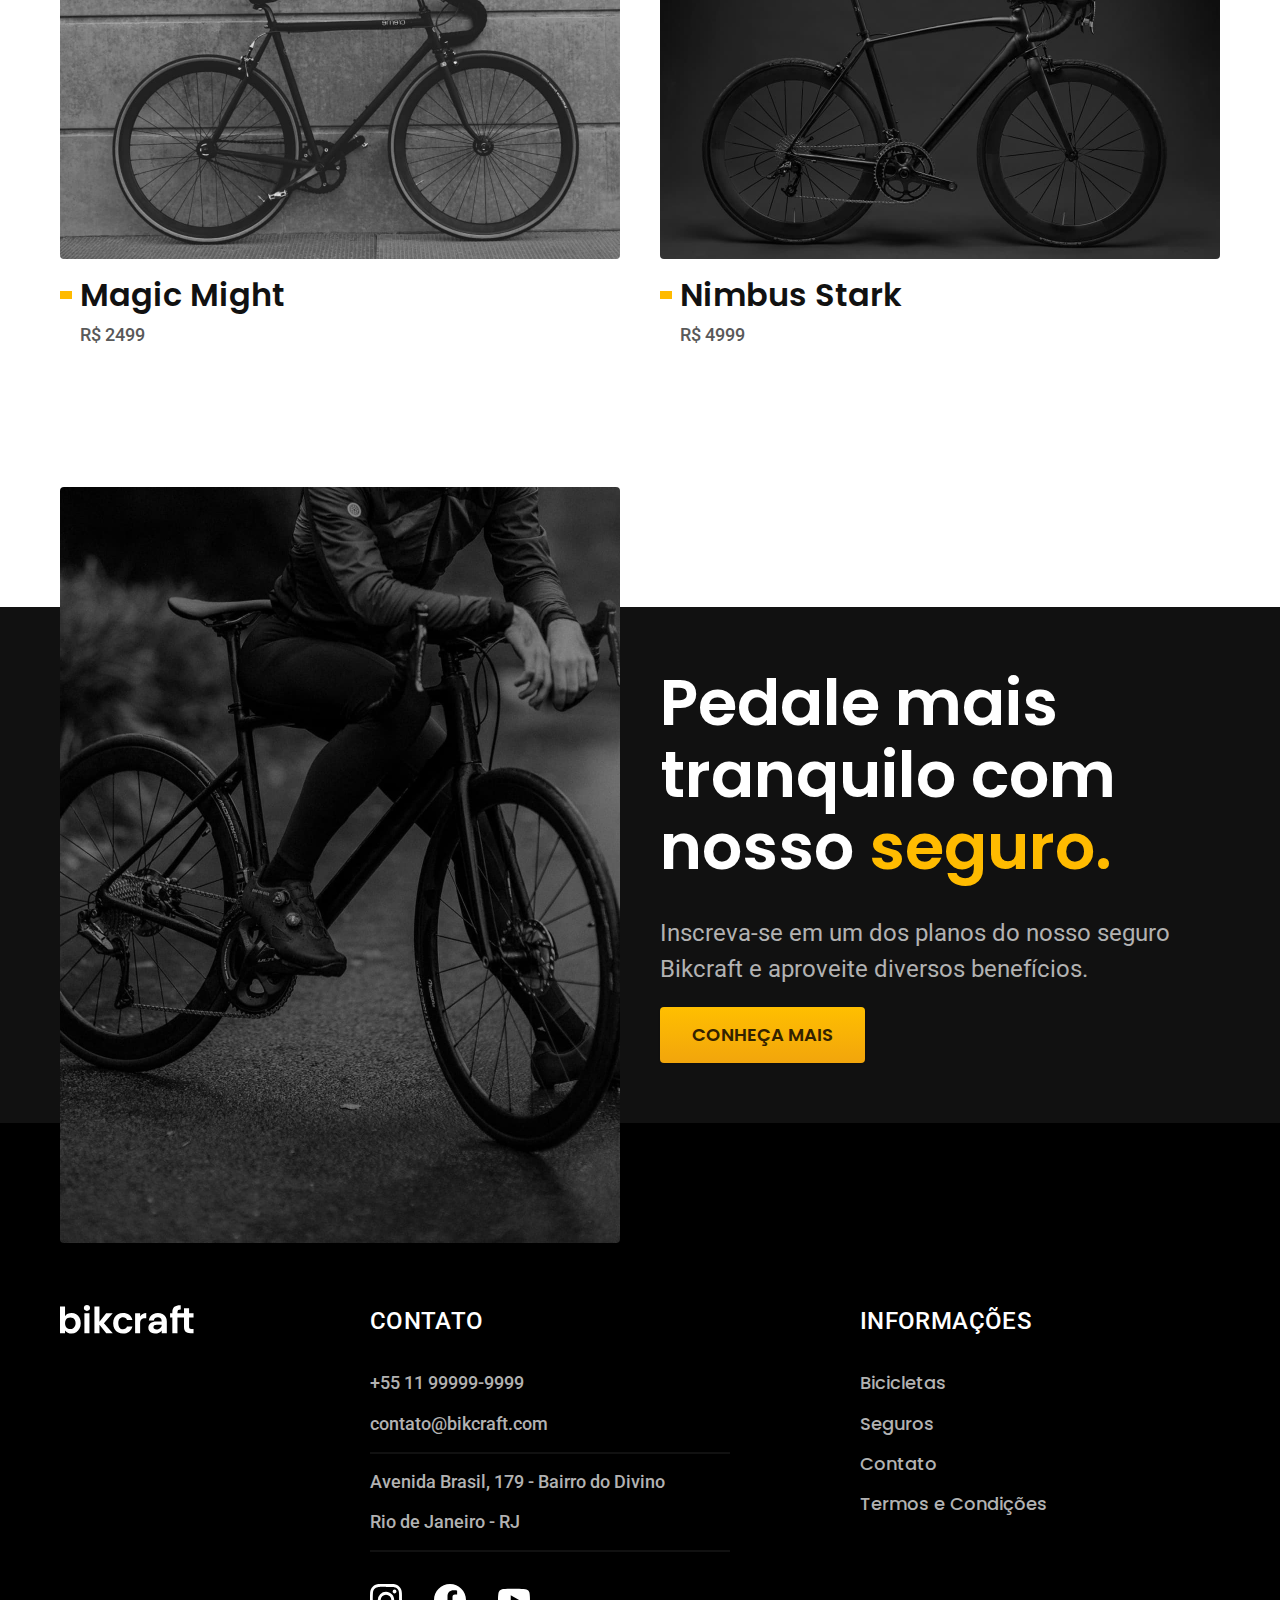
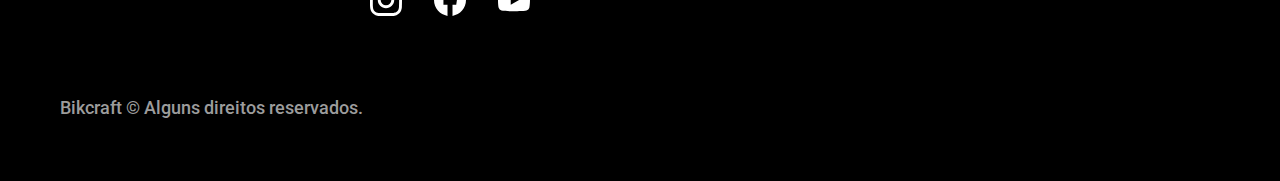
<file: bicicletas/nebula.html>
<!DOCTYPE html>
<html lang="pt-br">

<head>
  <meta charset="UTF-8">
  <meta name="viewport" content="width=device-width, initial-scale=1.0">
  <title>Nebula | Bikcraf</title>
  <meta name="description" content="Bicicleta Nebula da bikcraft">

  <link rel="shortcut icon" href="../favicon.svg" type="image/svg+xml">
  <link rel="preload" href="../css/style.min.css" as="style">
  <link rel="stylesheet" href="../css/style.min.css">

  <link rel="preconnect" href="https://fonts.googleapis.com">
  <link rel="preconnect" href="https://fonts.gstatic.com" crossorigin>
  <link href="https://fonts.googleapis.com/css2?family=Merriweather:ital,opsz,wght@1,18..144,900&family=Poppins:wght@400;600&family=Roboto:ital,wght@0,100..900;1,100..900&display=swap" rel="stylesheet">

  <script>document.documentElement.classList.add('js')</script>
</head>

<body id="bicicleta">
  <header class="header-bg">
    <div class="header container">
      <a href="../">
        <img src="../img/bikcraft.svg" width="136" height="32" alt="Bikcraft">
      </a>

      <nav aria-label="primaria">
        <ul class="header-menu font-1-m cor-0">
          <li><a href="../bicicletas.html">Bicicletas</a></li>
          <li><a href="../seguros.html">Seguros</a></li>
          <li><a href="../contato.html">Contato</a></li>
        </ul>
      </nav>
    </div>
  </header>

  <main class="titulo-bg">
    <div class="titulo container">
      <p class="font-2-xl cor-5">R$ 3999</p>
      <h1 class="font-1-xxl cor-0">Nebula Cosmic<span class="cor-p1">.</span></h1>
    </div>
    <div class="bicicleta container">
      <div class="bicicleta-imagens">
        <img src="../img/bicicleta/nimbus3.jpg" width="1120" height="880" alt="Bicicleta 1">
        <img src="../img/bicicleta/nimbus2.jpg" width="1120" height="880" alt="Bicicleta 2">
        <img src="../img/bicicleta/nimbus1.jpg" width="1120" height="880" alt="Bicicleta 3">
      </div>
      <div class="bicicleta-conteudo">
        <p class="font-2-l cor-5">A Nebula Cosmic é a melhor Bikcraft já criada pela nossa equipe. Ela vem equipada com os melhores acessórios, o que garante maior velocidade.</p>
        <div class="bicicleta-comprar">
          <a class="botao" href="../orcamento.html?tipo=bikcraft&produto=nebula">Comprar Agora</a>
          <span class="font-1-xs cor-6"><img src="../img/icones/entrega.svg" width="16" height="16" alt="">entrega em 5 dias</span>
          <span class="font-1-xs cor-6"><img src="../img/icones/estoque.svg" width="16" height="16" alt="">18 em estoque</span>
        </div>

        <h2 class="font-1-xs cor-0">Informações</h2>
        <ul class="bicicleta-informacoes">
          <li>
            <img src="../img/icones/eletrica.svg" width="32" height="32" alt="">
            <h3 class="font-1-m cor-0">Motor Elétrico</h3>
            <p class="font-2-xs cor-5">Permite você viajar distâncias inimaginaveis com a sua bike.</p>
          </li>
          <li>
            <img src="../img/icones/velocidade.svg" width="32" height="32" alt="">
            <h3 class="font-1-m cor-0">40 km/h</h3>
            <p class="font-2-xs cor-5">A mais rápida bicicleta elétrica disponível hoje no mercado.</p>
          </li>
          <li>
            <img src="../img/icones/rastreador.svg" width="32" height="32" alt="">
            <h3 class="font-1-m cor-0">Motor Elétrico</h3>
            <p class="font-2-xs cor-5">Rastreador e sistema anti-furto para garantir o seu sossego.</p>
          </li>
          <li>
            <img src="../img/icones/carbono.svg" width="32" height="32" alt="">
            <h3 class="font-1-m cor-0">Fibra de Carbono</h3>
            <p class="font-2-xs cor-5">Maior proteção possível para a sua Bikcraft com fibra de carbono..</p>
          </li>
        </ul>
        <h2 class="font-1-xs cor-0">Ficha técnica</h2>
        <ul class="bicicleta-ficha">
          <li class="cor-6">Peso <span>9kg</span></li>
          <li class="cor-6">Altura <span>60cm</span></li>
          <li class="cor-6">Largura <span>120cm</span></li>
          <li class="cor-6">Profundidade <span>10cm</span></li>
          <li class="cor-6">Marchas <span>16</span></li>
          <li class="cor-6">Roda <span>29</span></li>
        </ul>
      </div>
    </div>
  </main>

  <article class="bicicletas-lista container">
    <h2 class="font-1-xxl">escolha a sua<span class="cor-p1">.</span></h2>

    <ul>
      <li>
        <a href="./magic.html">
          <img src="../img/bicicletas/magic.jpg" width="1120" height="680" alt="Bicicleta preta">
          <h3 class="font-1-xl">Magic Might</h3>
          <span class="font-2-m cor-8">R$ 2499</span>
        </a>
      </li>

      <li>
        <a href="./nimbus.html">
          <img src="../img/bicicletas/nimbus.jpg" width="1120" height="680" alt="Bicicleta preta">
          <h3 class="font-1-xl">Nimbus Stark</h3>
          <span class="font-2-m cor-8">R$ 4999</span>
        </a>
      </li>
    </ul>
  </article>

  <article class="seguro-bg">
    <div class="seguro container">
      <div class="seguro-imagem">
        <img src="../img/fotos/seguros.jpg" width="1360" height="1512" alt="Pessoa parada em cima de uma bicicleta.">
      </div>
      <div class="seguro-conteudo">
        <h2 class="font-1-xxl cor-0">Pedale mais tranquilo com nosso <span class="cor-p1">seguro.</span></h2>
        <p class="font-2-l cor-5">Inscreva-se em um dos planos do nosso seguro Bikcraft e aproveite diversos benefícios.</p>
        <a class="botao" href="../seguros.html">Conheça Mais</a>
      </div>
    </div>
  </article>

  <footer class="footer-bg">
    <div class="footer container">
      <img src="../img/bikcraft.svg" width="136" height="32" alt="Bikcraft">
      <div class="footer-contato">
        <h3 class="font-2-l-b cor-0">Contato</h3>
        <ul class="font-2-m cor-5">
          <li><a href="tel:+5521999999999">+55 11 99999-9999</a></li>
          <li><a href="mailto:contato@bikcraft.com">contato@bikcraft.com</a></li>
          <li>Avenida Brasil, 179 - Bairro do Divino</li>
          <li>Rio de Janeiro - RJ</li>
        </ul>
        <div class="footer-redes">
          <a href="../">
            <img src="../img/redes/instagram.svg" width="32" height="32" alt="Instagram">
          </a>
          <a href="../">
            <img src="../img/redes/facebook.svg" width="32" height="32" alt="Facebook">
          </a>
          <a href="../">
            <img src="../img/redes/youtube.svg" width="32" height="32" alt="Youtube">
          </a>
        </div>
      </div>
      <div class="footer-informacoes">
        <h3 class="font-2-l-b cor-0">Informações</h3>
        <nav>
          <ul class="font-1-m cor-5">
            <li><a href="../bicicletas.html">Bicicletas</a></li>
            <li><a href="../seguros.html">Seguros</a></li>
            <li><a href="../contato.html">Contato</a></li>
            <li><a href="../termos.html">Termos e Condições</a></li>
          </ul>
        </nav>
      </div>
      <p class="font-2-m cor-6 footer-copy">Bikcraft © Alguns direitos reservados.</p>
    </div>
  </footer>
  <script src="../js/script.js"></script>
</body>

</html>
</file>
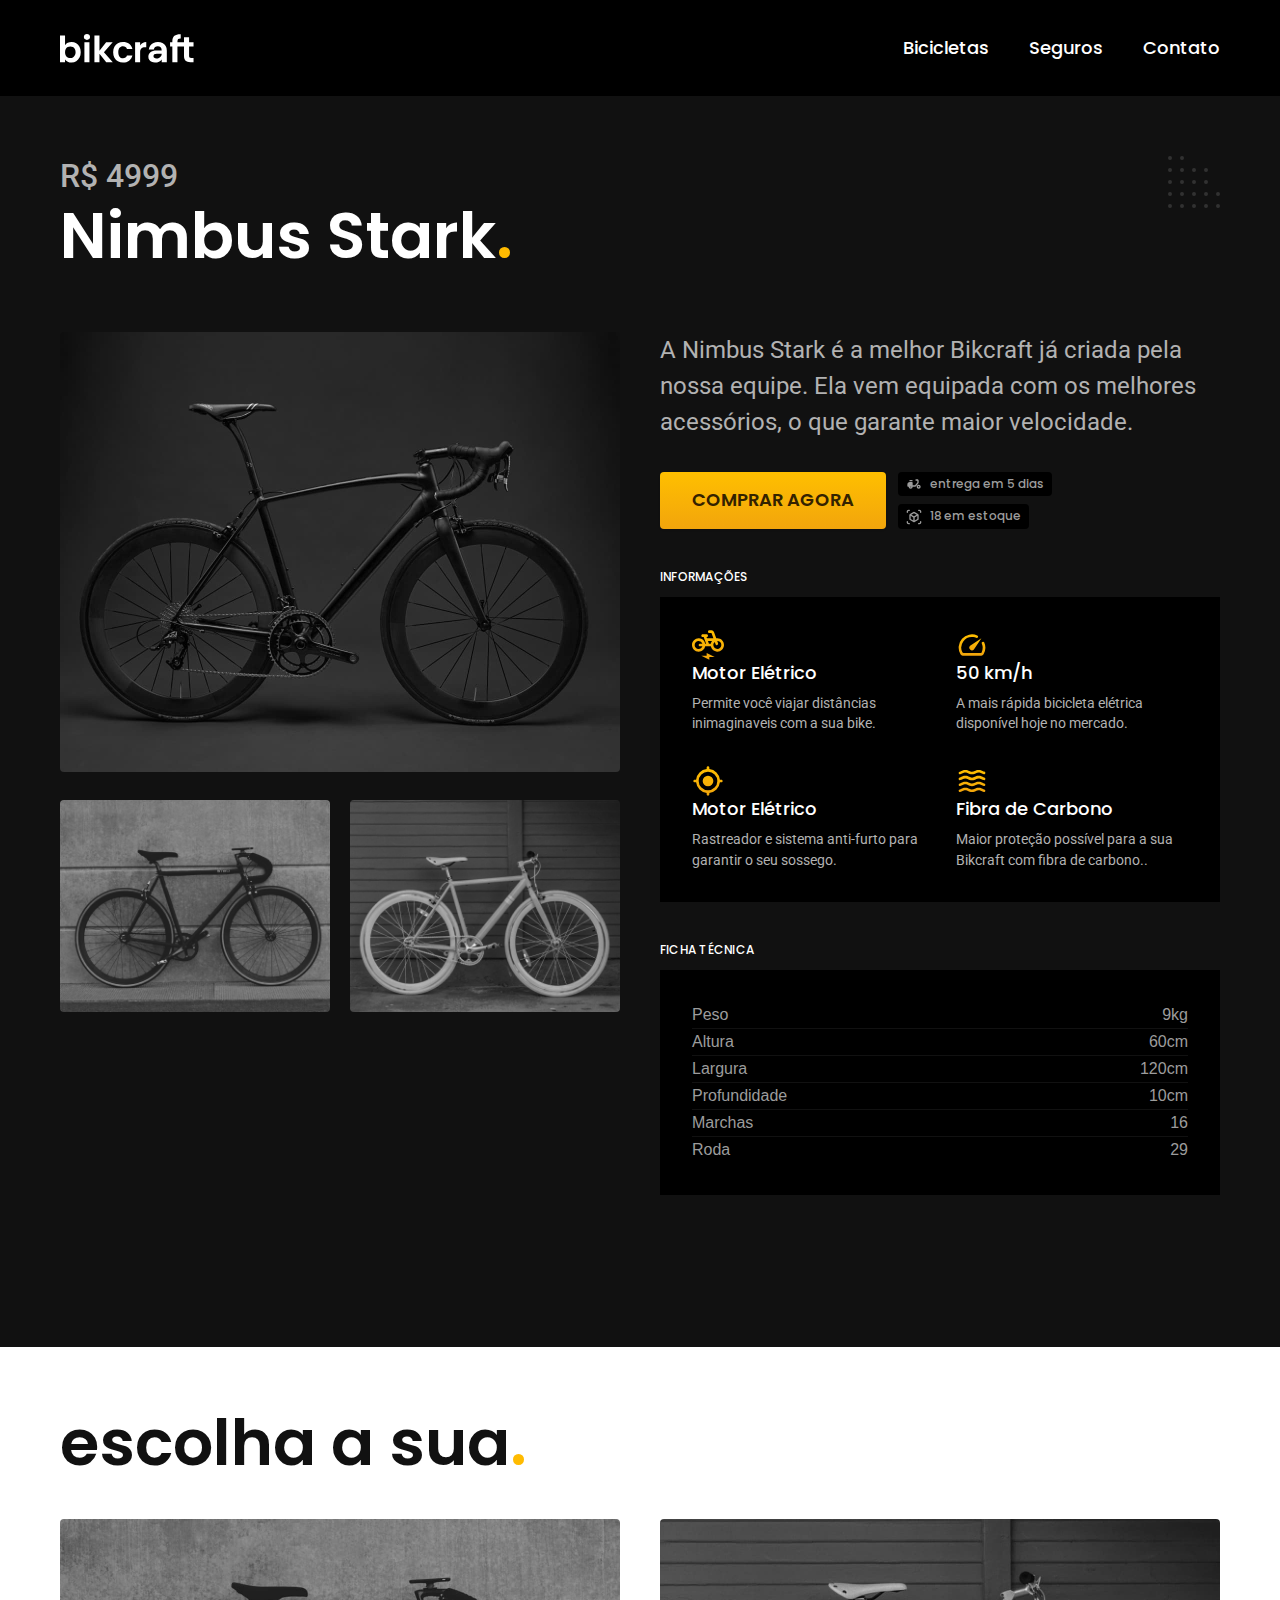
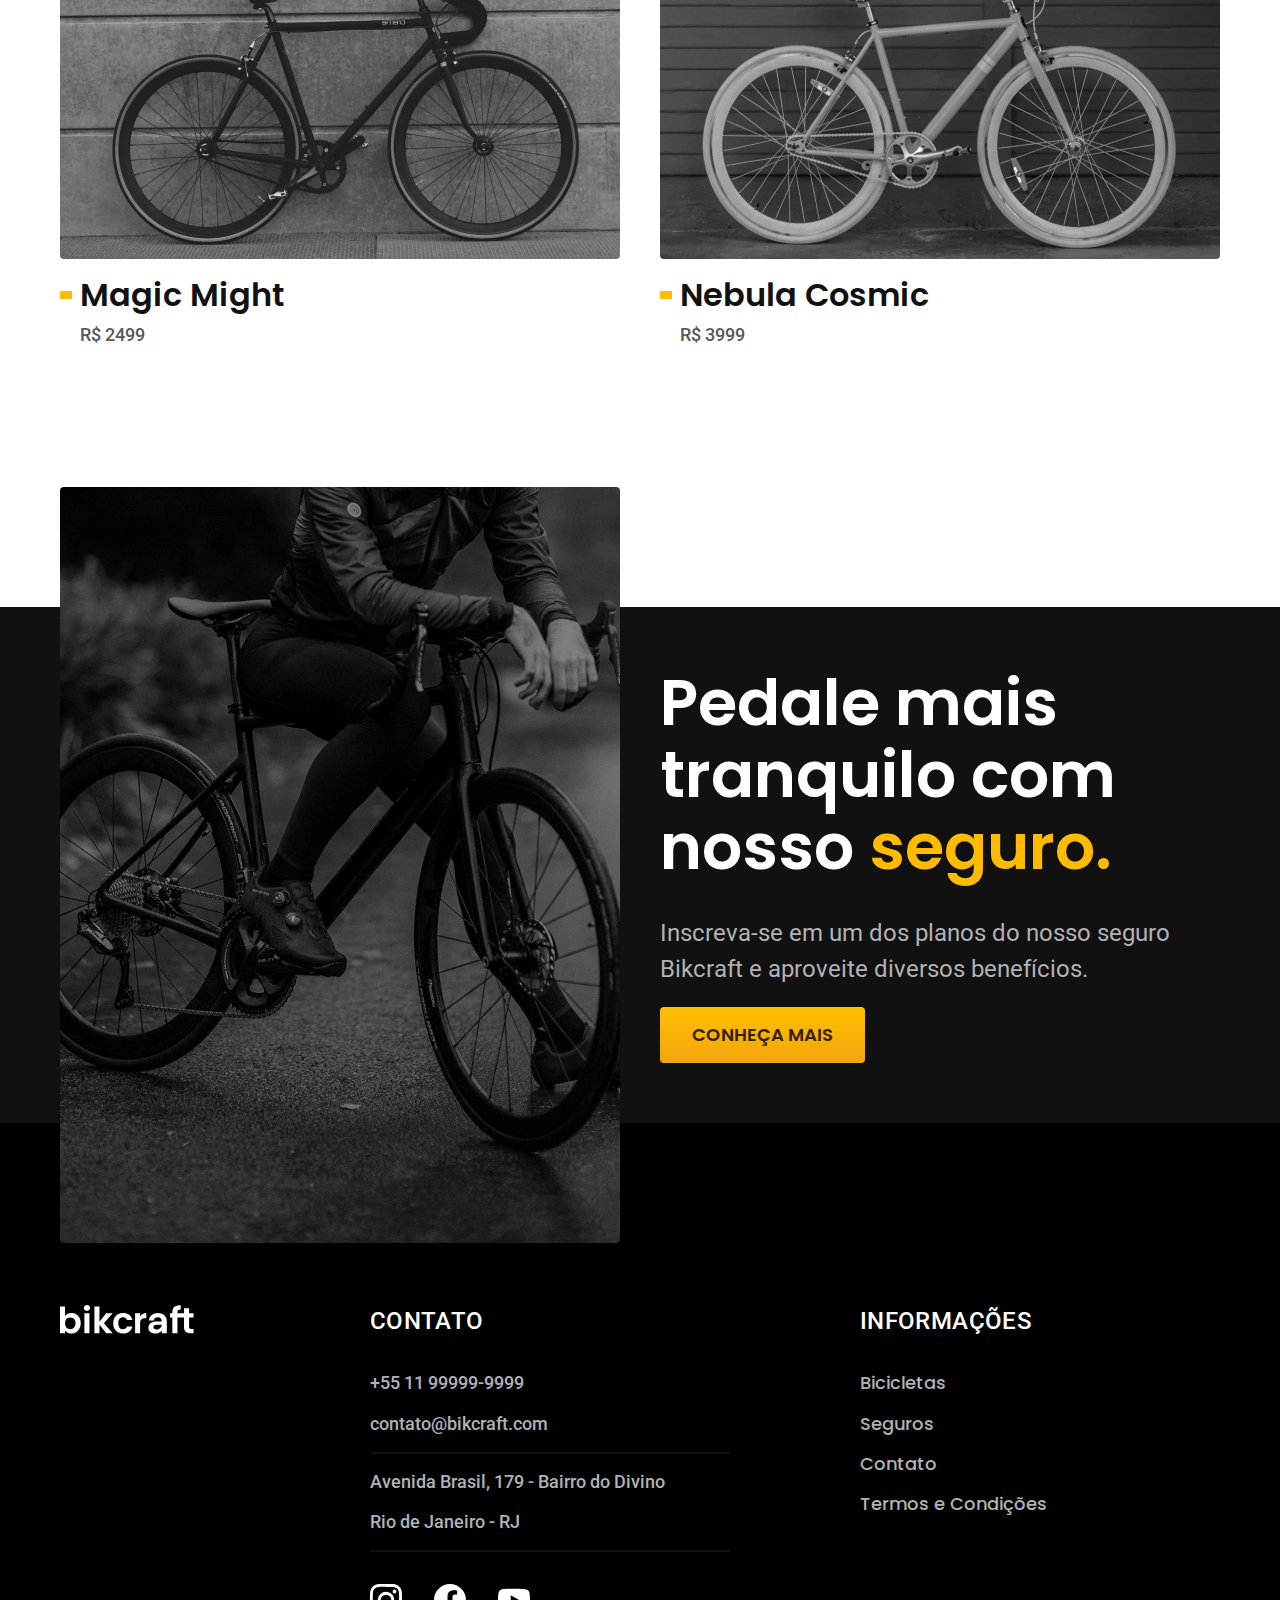
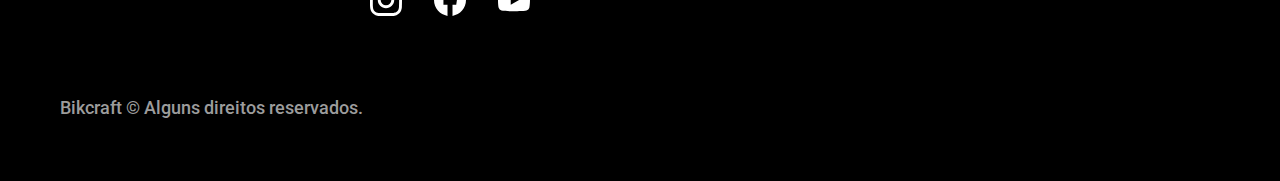
<file: bicicletas/nimbus.html>
<!DOCTYPE html>
<html lang="pt-br">

<head>
  <meta charset="UTF-8">
  <meta name="viewport" content="width=device-width, initial-scale=1.0">
  <title>Nimbus | Bikcraf</title>
  <meta name="description" content="Bicicleta nimbus da bikcraft">

  <link rel="shortcut icon" href="../favicon.svg" type="image/svg+xml">
  <link rel="preload" href="../css/style.min.css" as="style">
  <link rel="stylesheet" href="../css/style.min.css">

  <link rel="preconnect" href="https://fonts.googleapis.com">
  <link rel="preconnect" href="https://fonts.gstatic.com" crossorigin>
  <link href="https://fonts.googleapis.com/css2?family=Merriweather:ital,opsz,wght@1,18..144,900&family=Poppins:wght@400;600&family=Roboto:ital,wght@0,100..900;1,100..900&display=swap" rel="stylesheet">

  <script>document.documentElement.classList.add('js')</script>
</head>

<body id="bicicleta">
  <header class="header-bg">
    <div class="header container">
      <a href="../">
        <img src="../img/bikcraft.svg" width="136" height="32" alt="Bikcraft">
      </a>

      <nav aria-label="primaria">
        <ul class="header-menu font-1-m cor-0">
          <li><a href="../bicicletas.html">Bicicletas</a></li>
          <li><a href="../seguros.html">Seguros</a></li>
          <li><a href="../contato.html">Contato</a></li>
        </ul>
      </nav>
    </div>
  </header>

  <main class="titulo-bg">
    <div class="titulo container">
      <p class="font-2-xl cor-5">R$ 4999</p>
      <h1 class="font-1-xxl cor-0">Nimbus Stark<span class="cor-p1">.</span></h1>
    </div>
    <div class="bicicleta container">
      <div class="bicicleta-imagens">
        <img src="../img/bicicleta/nimbus1.jpg" width="1120" height="880" alt="Bicicleta 1">
        <img src="../img/bicicleta/nimbus2.jpg" width="1120" height="880" alt="Bicicleta 2">
        <img src="../img/bicicleta/nimbus3.jpg" width="1120" height="880" alt="Bicicleta 3">
      </div>
      <div class="bicicleta-conteudo">
        <p class="font-2-l cor-5">A Nimbus Stark é a melhor Bikcraft já criada pela nossa equipe. Ela vem equipada com os melhores acessórios, o que garante maior velocidade.</p>
        <div class="bicicleta-comprar">
          <a class="botao" href="../orcamento.html?tipo=bikcraft&produto=nimbus">Comprar Agora</a>
          <span class="font-1-xs cor-6"><img src="../img/icones/entrega.svg" width="16" height="16" alt="">entrega em 5 dias</span>
          <span class="font-1-xs cor-6"><img src="../img/icones/estoque.svg" width="16" height="16" alt="">18 em estoque</span>
        </div>

        <h2 class="font-1-xs cor-0">Informações</h2>
        <ul class="bicicleta-informacoes">
          <li>
            <img src="../img/icones/eletrica.svg" width="32" height="32" alt="">
            <h3 class="font-1-m cor-0">Motor Elétrico</h3>
            <p class="font-2-xs cor-5">Permite você viajar distâncias inimaginaveis com a sua bike.</p>
          </li>
          <li>
            <img src="../img/icones/velocidade.svg" width="32" height="32" alt="">
            <h3 class="font-1-m cor-0">50 km/h</h3>
            <p class="font-2-xs cor-5">A mais rápida bicicleta elétrica disponível hoje no mercado.</p>
          </li>
          <li>
            <img src="../img/icones/rastreador.svg" width="32" height="32" alt="">
            <h3 class="font-1-m cor-0">Motor Elétrico</h3>
            <p class="font-2-xs cor-5">Rastreador e sistema anti-furto para garantir o seu sossego.</p>
          </li>
          <li>
            <img src="../img/icones/carbono.svg" width="32" height="32" alt="">
            <h3 class="font-1-m cor-0">Fibra de Carbono</h3>
            <p class="font-2-xs cor-5">Maior proteção possível para a sua Bikcraft com fibra de carbono..</p>
          </li>
        </ul>
        <h2 class="font-1-xs cor-0">Ficha técnica</h2>
        <ul class="bicicleta-ficha">
          <li class="cor-6">Peso <span>9kg</span></li>
          <li class="cor-6">Altura <span>60cm</span></li>
          <li class="cor-6">Largura <span>120cm</span></li>
          <li class="cor-6">Profundidade <span>10cm</span></li>
          <li class="cor-6">Marchas <span>16</span></li>
          <li class="cor-6">Roda <span>29</span></li>
        </ul>
      </div>
    </div>
  </main>

  <article class="bicicletas-lista container">
    <h2 class="font-1-xxl">escolha a sua<span class="cor-p1">.</span></h2>

    <ul>
      <li>
        <a href="./magic.html">
          <img src="../img/bicicletas/magic.jpg" width="1120" height="680" alt="Bicicleta preta">
          <h3 class="font-1-xl">Magic Might</h3>
          <span class="font-2-m cor-8">R$ 2499</span>
        </a>
      </li>

      <li>
        <a href="./nebula.html">
          <img src="../img/bicicletas/nebula.jpg" width="1120" height="680" alt="Bicicleta preta">
          <h3 class="font-1-xl">Nebula Cosmic</h3>
          <span class="font-2-m cor-8">R$ 3999</span>
        </a>
      </li>
    </ul>
  </article>

  <article class="seguro-bg">
    <div class="seguro container">
      <div class="seguro-imagem">
        <img src="../img/fotos/seguros.jpg" width="1360" height="1512" alt="Pessoa parada em cima de uma bicicleta.">
      </div>
      <div class="seguro-conteudo">
        <h2 class="font-1-xxl cor-0">Pedale mais tranquilo com nosso <span class="cor-p1">seguro.</span></h2>
        <p class="font-2-l cor-5">Inscreva-se em um dos planos do nosso seguro Bikcraft e aproveite diversos benefícios.</p>
        <a class="botao" href="../seguros.html">Conheça Mais</a>
      </div>
    </div>
  </article>

  <footer class="footer-bg">
    <div class="footer container">
      <img src="../img/bikcraft.svg" width="136" height="32" alt="Bikcraft">
      <div class="footer-contato">
        <h3 class="font-2-l-b cor-0">Contato</h3>
        <ul class="font-2-m cor-5">
          <li><a href="tel:+5521999999999">+55 11 99999-9999</a></li>
          <li><a href="mailto:contato@bikcraft.com">contato@bikcraft.com</a></li>
          <li>Avenida Brasil, 179 - Bairro do Divino</li>
          <li>Rio de Janeiro - RJ</li>
        </ul>
        <div class="footer-redes">
          <a href="../">
            <img src="../img/redes/instagram.svg" width="32" height="32" alt="Instagram">
          </a>
          <a href="../">
            <img src="../img/redes/facebook.svg" width="32" height="32" alt="Facebook">
          </a>
          <a href="../">
            <img src="../img/redes/youtube.svg" width="32" height="32" alt="Youtube">
          </a>
        </div>
      </div>
      <div class="footer-informacoes">
        <h3 class="font-2-l-b cor-0">Informações</h3>
        <nav>
          <ul class="font-1-m cor-5">
            <li><a href="../bicicletas.html">Bicicletas</a></li>
            <li><a href="../seguros.html">Seguros</a></li>
            <li><a href="../contato.html">Contato</a></li>
            <li><a href="../termos.html">Termos e Condições</a></li>
          </ul>
        </nav>
      </div>
      <p class="font-2-m cor-6 footer-copy">Bikcraft © Alguns direitos reservados.</p>
    </div>
  </footer>
  <script src="../js/script.js"></script>
</body>

</html>
</file>
<file: css/style.min.css>
body{margin:0;font-family:Arial,Helvetica,sans-serif;color:#111}blockquote,dd,h1,h2,h3,h4,p,ul{margin:0}ul{padding:0;list-style:none}a{text-decoration:none;color:inherit}img{max-width:100%;height:auto;display:block}img[src$=".jpg"]{border-radius:4px}.font-1-xs{font:500 0.75rem/1.35 Poppins,sans-serif}.font-2-xs{font:400 0.875rem/1.43 Roboto,sans-serif}.font-1-s{font:500 1rem/1.5 Poppins,sans-serif}.font-2-s{font:400 1rem/1.5 Roboto,sans-serif}.font-1-m,.font-1-m-b{font:500 1.125rem/1.35 Poppins,sans-serif}.font-1-m-b{font-weight:600}.font-2-m{font:500 1.125rem/1.35 Roboto,sans-serif}.font-1-l{font:500 1.5rem/1.5 Poppins,sans-serif}.font-2-l,.font-2-l-b{font:400 1.5rem/1.5 Roboto,sans-serif}.font-2-l-b{font-weight:500;letter-spacing:.015em;text-transform:uppercase}.font-1-xl{font:600 2rem/1.25 Poppins,sans-serif}.font-2-xl{font:500 2rem/1.25 Roboto,sans-serif}.font-1-xxl{font:600 4rem/1.125 Poppins,sans-serif}@media (max-width:1200px){.font-1-xxl{font-size:3rem}.font-2-l{font-size:1.125rem}.font-2-l-b{font-size:1.125rem}}@media (max-width:800px){.font-1-xxl{font-size:2rem}.font-1-xl,.font-2-xl{font-size:1.5rem}}:root{--cor-12:#000;--cor-11:#111;--cor-10:#2e2e2e;--cor-9:#404040;--cor-8:#595959;--cor-7:#717171;--cor-6:#9C9C9C;--cor-5:#b2b2b2;--cor-4:#CCCCCC;--cor-3:#DEDEDE;--cor-2:#EDEDED;--cor-1:#f7f7f7;--cor-0:#fff;--cor-p5:#332200;--cor-p4:#664400;--cor-p3:#A66F00;--cor-p2:#E4A30B;--cor-p1:#ffbb00}.cor-0{color:var(--cor-0)}.cor-1{color:var(--cor-1)}.cor-2{color:var(--cor-2)}.cor-3{color:var(--cor-3)}.cor-4{color:var(--cor-4)}.cor-5{color:var(--cor-5)}.cor-6{color:var(--cor-6)}.cor-7{color:var(--cor-7)}.cor-8{color:var(--cor-8)}.cor-9{color:var(--cor-9)}.cor-10{color:var(--cor-10)}.cor-11{color:var(--cor-11)}.cor-12{color:var(--cor-12)}.cor-p1{color:var(--cor-p1)}.cor-p2{color:var(--cor-p2)}.cor-p3{color:var(--cor-p3)}.cor-p4{color:var(--cor-p4)}.cor-p5{color:var(--cor-p5)}.header-bg{background-color:var(--cor-12)}.header{display:flex;flex-wrap:wrap;gap:20px;justify-content:space-between;align-items:center;padding-top:20px;padding-bottom:20px}.header-menu{display:flex;flex-wrap:wrap;gap:40px}.header-menu a{padding:16px 0;display:inline-block;position:relative}.header-menu a::after{content:"";display:block;height:2px;width:0%;background:var(--cor-0);margin-top:4px;transition:.3s;position:absolute}.header-menu a.ativo::after,.header-menu a:hover::after{width:100%}@media (max-width:800px){.header-menu{gap:20px}.header-menu a{background:var(--cor-11);padding:12px 16px;border-radius:4px}.header-menu a:hover{background:var(--cor-10)}.header-menu a::after{display:none}}@media (max-width:600px){.header-menu{gap:12px}.header-menu a{padding:8px 12px}}.footer-bg{background-color:var(--cor-12)}.footer{display:grid;grid-template-columns:3fr 5fr 4fr;gap:40px;padding:60px 0}.footer h3{margin-bottom:32px}.footer-contato ul{margin-bottom:32px}.footer-contato li:nth-child(2n):after{content:"";display:block;max-width:360px;height:2px;background:var(--cor-11);margin-top:16px}.footer li{margin-bottom:16px}.footer a:hover{color:var(--cor-0)}.footer-redes{display:flex;gap:32px}.footer-copy{grid-column:1/-1;margin-top:40px}@media (max-width:800px){footer>img{display:none}.footer{grid-template-columns:1fr 1fr}}@media (max-width:600px){.footer{grid-template-columns:1fr;gap:60px}.footer-copy{margin-top:0}}.container{box-sizing:border-box;max-width:1200px;padding-left:20px;padding-right:20px;margin-left:auto;margin-right:auto}.botao{padding:16px 32px;display:inline-block;background:linear-gradient(#ffbf00,#f2a50c);border-radius:4px;box-shadow:0 1px 2px rgba(0,0,0,.1);text-transform:uppercase;color:var(--cor-p5);font:600 1.125rem/1.35 Poppins,sans-serif;font-size:1.125rem;max-width:max-content;border:none;cursor:pointer}.botao:hover{background:linear-gradient(#ffb60d,#e59317)}.botao.secundario{background:var(--cor-10);color:var(--cor-2)}.botao.secundario:hover{background:var(--cor-9)}.botao.seta{display:flex;align-items:center}.botao.seta::after{content:"";display:inline-block;width:18px;height:12px;margin-left:12px;background:url(../img/icones/seta.svg);transition:transform .2s}.botao.seta:hover::after{transform:translateX(4px)}@media (max-width:600px){.botao{padding:12px 16px;font-size:1rem}}.link{display:inline-block;color:var(--cor-p1);font:500 1.5rem/1.5 Poppins,sans-serif;text-transform:uppercase}.link::after{content:"";display:block;width:100%;height:4px;background-color:currentColor}.link:hover{color:var(--cor-0)}.titulo-bg{background-color:var(--cor-11);padding-top:60px;padding-bottom:60px}.titulo{background:url("../img/dec/top-right.svg") no-repeat top right 20px}.titulo p{margin-bottom:4px}@media (max-width:800px){.titulo-bg{padding-top:40px;padding-bottom:40px}.titulo p{font-size:1rem;text-transform:lowercase;font-weight:400}}.form{display:grid;grid-template-columns:1fr 1fr;gap:20px}.fomr label{display:block;font:400 1rem/1.5 Poppins,sans-serif;margin-bottom:4px}.form .col-2{grid-column:span 2}.form input[type=email],.form input[type=text],.form textarea{font:400 1rem/1.5 Roboto,sans-serif;background:var(--cor-1);border:1px solid var(--cor-2);padding:12px;border-radius:4px;width:100%;box-sizing:border-box}.form input[type=email]::focus,.form input[type=text]::focus,.form textarea::focus{outline:0;border-color:var(--cor-p1);background:var(--cor-0);box-shadow:0 0 0 2px #fea}@media (max-width:600px){.form{grid-template-columns:1fr}.form .col-2{grid-column:1}}.introducao-bg{background:var(--cor-12) url(../img/dec/bottom-left.svg) no-repeat bottom 160px left 20px;box-shadow:inset 0 -120px var(--cor-0)}.introducao{display:grid;grid-template-columns:1fr 1fr;gap:0 40px}.introducao-conteudo{align-self:end;padding-bottom:200px}.introducao img{width:100%;height:100%;object-fit:cover;border-radius:4px}.introducao h1{margin-bottom:32px}.introducao p{margin-bottom:20px}@media (max-width:1200px){.introducao h1{font-size:3rem}.introducao p{font-size:1.125rem}}@media (max-width:800px){.introducao-bg{background:var(--cor-11);padding-top:40px;box-shadow:inset 0 -60px var(--cor-0)}.introducao{grid-template-columns:1fr;gap:32px}.introducao-conteudo{padding-bottom:0}.introducao h1{font-size:2rem;margin-bottom:16px}.introducao img{height:300px;width:100%}}.tecnologia-bg{background-color:var(--cor-11);box-shadow:inset 0 80px var(--cor-0),inset 0 -80px var(--cor-0)}.tecnologia{display:grid;grid-template-columns:1fr 1fr;gap:40px}.tecnologia-imagem img{width:100%;height:100%;object-fit:cover;object-position:left}.tecnologia-conteudo{padding:160px 0}.tecnologia-conteudo>span{display:block;margin-bottom:20px}.tecnologia-conteudo h2{margin-bottom:32px}.tecnologia-conteudo>p{margin-bottom:20px}.tecnologia-conteudo a{margin-bottom:80px}.tecnologia-vantagens{display:flex;gap:40px}.tecnologia-vantagens h3{margin-bottom:8px;width:max-content}.tecnologia-vantagens img{width:24px;margin-bottom:8px}@media (max-width:800px){.tecnologia-bg{box-shadow:initial}.tecnologia{grid-template-columns:1fr}.tecnologia-conteudo{padding:60px 0}.tecnologia-imagem{display:none}.tecnologia a{margin-bottom:60px}}@media (max-width:600px){.tecnologia-vantagens{flex-direction:column}}.parceiros{padding-top:60px;padding-bottom:120px}.parceiros h2{margin-bottom:60px}.parceiros ul{padding:0 20px;max-width:1400px;display:grid;grid-template-columns:repeat(4,1fr);margin:0 auto}.parceiros li{padding:32px;display:flex;border-left:2px solid var(--cor-2)}.parceiros li:first-child,.parceiros li:nth-child(5){border-left:none}.parceiros li:nth-child(n+5){border-top:2px solid var(--cor-2)}.parceiros img{margin:auto}@media (max-width:800px){.parceiros{padding-bottom:60px}.parceiros h2{margin-bottom:20px}.parceiros ul{grid-template-columns:repeat(2,1fr)}.parceiros li{padding:20px}.parceiros li:nth-child(n+3){border-top:2px solid var(--cor-2)}.parceiros li:nth-child(odd){border-left:none}}.depoimento{display:grid;grid-template-columns:1fr 1fr;background-color:var(--cor-p1);overflow:hidden}.depoimento img{width:100%;height:100%;object-fit:cover;border-radius:0}.depoimento-conteudo{padding:40px 40px 80px 80px;align-self:end;background:url(../img/dec/bottom-right-p.svg) no-repeat bottom 40px right 40px}.depoimento-conteudo p{font-family:Merriweather,serif;font-style:italic;font-weight:900;margin-bottom:32px;max-width:32ch;position:relative}.depoimento-conteudo p::after,.depoimento-conteudo p::before{font-size:5rem;color:var(--cor-p2);position:absolute}.depoimento-conteudo p::before{content:"“";left:-50px;top:-20px}.depoimento-conteudo p::after{content:"”"}@media (min-width:1200px){.depoimento img{max-height:520px}}@media (max-width:800px){.depoimento{grid-template-columns:1fr;text-align:center}.depoimento img{max-height:200px}.depoimento-conteudo{padding:40px 20px;justify-self:center}}.bicicletas-lista{padding-top:60px;padding-bottom:120px}.bicicletas-lista h2{margin-bottom:40px}.bicicletas-lista ul{display:flex;gap:40px;padding:0 20px 20px 20px;max-width:1400px;margin-left:auto;margin-right:auto;overflow-x:auto}#bicicleta .bicicletas-lista ul{padding:0 0 20px 0}.bicicletas-lista li{min-width:280px}.bicicletas-lista a{display:block}.bicicletas-lista img{margin-bottom:16px}.bicicletas-lista h3{margin-bottom:8px;display:flex;align-items:center}.bicicletas-lista h3::before{content:"";background-color:var(--cor-p1);height:8px;width:12px;display:inline-block;margin-right:8px;transition:width .2s}.bicicletas-lista a:hover h3::before{width:24px}.bicicletas-lista li span{padding-left:20px}@media (max-width:800px){.bicicletas-lista{padding-bottom:60px}.bicicletas-lista ul{gap:20px}}.bicicletas-bg{background-image:linear-gradient(to right,#fff 30%,var(--cor-11) 30%)}.bicicletas{display:grid;grid-template-columns:1fr 1fr;gap:40px;padding-bottom:60px;padding-top:60px;background:url(../img/dec/top-right.svg) no-repeat top 40px right 40px}.bicicletas-imagem{display:grid}.bicicletas-imagem img{grid-area:1/1}.bicicletas-imagem span{grid-area:1/1;place-self:start end;margin-top:20px;background:var(--cor-12);display:inline-block;padding:8px 16px 8px 8px;border-radius:4px 0 0 4px}.bicicletas-conteudo{display:grid;grid-template-columns:1fr auto;align-content:start}.bicicletas-conteudo h2,.bicicletas-conteudo p{grid-column:1/-1}.bicicletas h2{margin-bottom:20px}.bicicletas h2::before{content:"";display:block;width:12px;height:8px;background-color:var(--cor-p1);margin-bottom:8px}.bicicletas p{margin-bottom:32px}.bicicletas a{place-self:end}.bicicletas li{display:flex;align-items:center}.bicicletas li+li{margin-top:16px}.bicicletas-conteudo img{width:24px;margin-right:8px}@media (max-width:800px){.bicicletas-bg{background:var(--cor-11)}.bicicletas{grid-template-columns:1fr;gap:20px;padding-top:40px;padding-bottom:40px}}@media (max-width:600px){.bicicletas-conteudo{grid-template-columns:1fr}.bicicletas ul{margin-bottom:32px;grid-template-columns:1fr 1fr;font-size:1rem}.bicicletas a{place-self:start}}.bicicleta{display:grid;grid-template-columns:1fr 1fr;align-items:start;gap:40px;padding-top:60px;padding-bottom:60px}#bicicleta .titulo p{text-transform:uppercase}.bicicleta-imagens{display:flex;flex-wrap:wrap;gap:20px}.bicicleta-imagens img{flex:1;min-width:200px}.bicicleta-imagens img:first-child{min-width:100%}.bicicleta-conteudo>p{margin-bottom:32px}.bicicleta-comprar{display:grid;grid-template-columns:max-content auto;align-items:center;justify-items:start;gap:8px 12px;margin-bottom:40px}.bicicleta-comprar a{grid-row:span 2}.bicicleta-comprar span{display:flex;align-items:center;background-color:var(--cor-12);padding:4px 8px;border-radius:4px;gap:8px}.bicicleta-conteudo h2{text-transform:uppercase;letter-spacing:.015rem;margin-bottom:12px}.bicicleta-ficha,.bicicleta-informacoes{padding:32px;margin-bottom:32px;background:var(--cor-12)}.bicicleta-informacoes{margin-bottom:40px;display:grid;grid-template-columns:1fr 1fr;gap:32px}.bicicleta-imagens img{width:24px;margin-bottom:8px}.bicicleta-informacoes h3{margin-bottom:8px}.bicicleta-ficha li{padding:4px 0;display:flex;justify-content:space-between;border-bottom:1px solid var(--cor-11)}.bicicleta-ficha li:last-child{border-bottom:none}.bicicleta-ficha span{color:var(--cor-6)}@media (max-width:800px){.bicicleta{grid-template-columns:1fr;padding-bottom:40px;padding-top:40px}.bicicleta-imagens{grid-row:2}}@media (max-width:800px){.bicicleta-informacoes{grid-template-columns:1fr}.bicicleta-comprar{grid-template-columns:1fr}}.seguro-bg{background-color:var(--cor-11);box-shadow:inset 0 120px var(--cor-0),inset 0 -120px var(--cor-12)}.seguro{display:grid;grid-template-columns:1fr 1fr;gap:40px}.seguro-imagem img{width:100%;height:100%;object-fit:cover}.seguro-conteudo{padding-top:180px;padding-bottom:180px}.seguro h2{margin-bottom:32px}.seguro p{margin-bottom:20px}@media (max-width:800px){.seguro-bg{box-shadow:inset 0 -60px var(--cor-12)}.seguro{grid-template-columns:1fr}.seguro-conteudo{grid-row:1;padding-top:40px;padding-bottom:0}}.seguros-bg{background:var(--cor-11)}.seguros{padding-top:60px;padding-bottom:60px;display:grid;grid-template-columns:1fr 1fr;gap:40px;align-items:center}#seguros .seguros{padding-top:0}.seguros h2{grid-column:1/-1}.seguros-item{background-color:var(--cor-12);padding:32px 32px 32px 60px;display:grid;grid-template-columns:1fr auto;border-radius:4px}.seguros-item h3{margin-bottom:40px}.seguros-item span{grid-column:2;display:block;text-align:right}.seguros-item ul{grid-column:1/-1;margin-bottom:32px}.seguros-item li+li{margin-top:20px}.seguros-item li{display:flex;align-items:center;position:relative}.seguros-item li::before{content:"";display:inline-block;width:13px;height:9px;background-image:url(../img/icones/lista.svg);position:absolute;left:-21px}.seguros-item a{grid-column:1/-1}@media (max-width:800px){.seguros{grid-template-columns:1fr}}.vantagens-bg{background:var(--cor-12)}.vantagens{padding-top:120px;padding-bottom:120px}.vantagens h2{margin-bottom:60px}.vantagens ul{display:grid;grid-template-columns:repeat(auto-fit,minmax(280px,max-content));gap:40px 80px}.vantagens h3,.vantagens img{margin-bottom:8px}@media (max-width:800px){.vantagens{padding-top:60px;padding-bottom:60px}.vantagens h2{margin-bottom:40px}.vantagens ul{gap:20px}}.perguntas{padding-top:120px;padding-bottom:120px}.perguntas h2{margin-bottom:60px}.perguntas dl>div{padding:20px;border-radius:4px}.perguntas dl>div:nth-child(odd){background-color:var(--cor-1)}.perguntas button{display:grid;grid-template-columns:auto 1fr auto;align-items:center;gap:8px;cursor:pointer;border:none;background:0 0;width:100%;text-align:left}.perguntas button::before{content:"";display:inline-block;width:12px;height:8px;background-color:var(--cor-p1)}.perguntas button::after{content:"";display:inline-block;width:14px;height:6px;background:url(../img/icones/seta-abrir.svg);transition:.3s}.perguntas button:hover::after,.perguntas button[aria-expanded=true]::after{transform:rotate(180deg)}.js .perguntas dd{display:none}.js .perguntas dd.ativa{display:block}.perguntas dd{padding-left:20px;padding-top:16px;max-width:80ch}@media (max-width:800px){.perguntas{padding-top:60px;padding-bottom:60px}.perguntas h2{margin-bottom:40px}}#contato{background:linear-gradient(var(--cor-11) 600px,var(--cor-1) 0)}.contato{display:grid;grid-template-columns:5fr 7fr}.contato-dados,.contato-formulario{padding:60px;box-shadow:0 1px 2px rgba(0,0,0,.1)}.contato-dados{border-radius:5px 0 0 5px;background:var(--cor-12);background:var(--cor-12) url("../img/dec/bottom-left.svg") no-repeat bottom 20px left 20px}.contato-formulario{border-radius:0 5px 5px 0;background:var(--cor-0) url("../img/dec/bottom-right.svg") no-repeat bottom 20px right 20px}.contato-dados h2{margin-bottom:60px}.contato-endereco{margin-bottom:32px;padding-left:28px;background:url("../img/icones/local.svg") no-repeat 0 2px}.contato-endereco p{margin-bottom:8px}.contato-meios a{display:block;max-width:max-content;margin-bottom:8px;padding-left:28px}.contato-meios a:hover{color:var(--cor-0)}.contato-meios a:first-child{background:url("../img/icones/email.svg") no-repeat 0 2px}.contato-meios a:nth-child(2){background:url("../img/icones/email.svg") no-repeat 0 2px;margin-bottom:32px}.contato-meios a:nth-child(3){background:url("../img/icones/telefone.svg") no-repeat 0 2px;margin-bottom:60px}.contato-redes{display:flex;gap:32px;padding-left:28px}@media (max-width:800px){.contato{grid-template-columns:1fr}.contato-dados,.contato-formulario{padding:20px}.contato-dados{border-radius:5px 5px 0 0;background:var(--cor-12)}.contato-formulario{border-radius:0 0 5px 5px}.contato-dados h2,.contato-meios a:nth-child(3){margin-bottom:32px}.contato-redes{margin-bottom:12px}}.lojas{display:grid;grid-template-columns:1fr 1fr;gap:0 40px;padding-top:120px;padding-bottom:120px}.lojas h2{grid-column:1/-1;margin-bottom:60px}.lojas img{border-radius:4px 4px 0 0}.lojas-item{border-radius:4px;background:var(--cor-0);box-shadow:0 1px 2px rgba(0,0,0,.1)}.lojas-conteudo{display:grid;grid-template-columns:1fr 1fr;gap:32px 16px;padding:32px}.lojas-conteudo h3,.lojas-tempo{grid-column:1/-1}.lojas-dados{display:grid;gap:8px;border-left:2px solid var(--cor-2);padding-left:12px}.lojas-tempo{display:flex;align-items:center;gap:8px}@media (max-width:800px){.lojas{gap:20px;padding-top:60px;padding-bottom:60px}.lojas h2{margin-bottom:32px}.lojas-conteudo{grid-template-columns:1fr}}@media (max-width:600px){.lojas{grid-template-columns:1fr}}#orcamento{background:linear-gradient(var(--cor-11) 600px,var(--cor-1) 0)}.orcamento{display:grid;grid-template-columns:5fr 7fr;padding-bottom:120px}.orcamento h2{text-transform:uppercase;position:relative;display:flex;align-items:center}.orcamento h2::before{content:"";display:inline-block;width:4px;height:8px;background-color:var(--cor-p1);position:absolute;left:-12px}.orcamento-dados,.orcamento-produtos{padding:60px;box-shadow:0 1px 2px rgba(0,0,0,.1)}.orcamento-produtos{border-radius:5px 0 0 5px;background:var(--cor-12) url("../img/dec/bottom-left.svg") no-repeat bottom 20px left 20px;display:grid;grid-template-columns:1fr 1fr;align-content:start;gap:20px}.orcamento-dados{border-radius:0 5px 5px 0;background:var(--cor-0) url("../img/dec/bottom-right.svg") no-repeat bottom 20px right 20px}.orcamento-produtos>*{grid-column:1/-1}.orcamento-produtos>label{grid-column:initial}.orcamento-produtos label{font:500 1rem/1.5 Poppins,sans-serif;color:var(--cor-4);background-color:var(--cor-10);display:block;padding:12px 16px;border-radius:4px;cursor:pointer;display:grid;grid-template-columns:auto 1fr auto;align-items:center;border:1px solid var(--cor-10)}.orcamento-produtos input:checked+label{background:var(--cor-0);color:var(--cor-11)}.orcamento-produtos label::before{content:"";display:inline-block;width:12px;height:12px;border:1px solid var(--cor-6);border-radius:50%;margin-right:8px}.orcamento-produtos input:checked+label::before{border-color:var(--cor-7);box-shadow:inset 0 0 0 3px var(--cor-0),inset 0 0 0 6px var(--cor-7)}.orcamento-produtos label:hover{background-color:var(--cor-9);border-color:var(--cor-9)}.orcamento-produtos label:focus{box-shadow:0 0 0 2px var(--cor-p1)}.orcamento-produtos input:focus+label{box-shadow:0 0 0 2px var(--cor-p1);border-color:var(--cor-12)}.orcamento-produtos label span{display:none}.orcamento-produtos input:checked+label span{display:inline-block}.orcamento-produtos input{opacity:0;position:absolute;pointer-events:none}.orcamento-conteudo{display:none}.orcamento-conteudo h2,.orcamento-dados h2:nth-of-type(n+2){margin-top:20px}#bikcraft:checked~#orcamento-bikcraft,#seguro:checked~#orcamento-seguro{display:grid;gap:20px}.orcamento-detalhes{display:none;background:var(--cor-0);padding:20px;grid-template-columns:1fr 1fr;border-radius:4px;align-items:center}.orcamento li{display:flex;align-items:center;margin-bottom:8px}.orcamento-detalhes li img{width:16px;margin-right:8px}.orcamento-produtos input:checked+label+.orcamento-detalhes{display:grid}.orcamento-dados label a{text-decoration:1px solid var(--cor-11)}.orcamento-termos{display:flex;align-items:center;grid-column:1/-1}.orcamento-dados input[type=checkbox]{width:32px;height:32px;border-radius:5px;margin-right:8px}.orcamento-termos label a{text-decoration:1px underline var(--cor-11);padding:16px 0}@media (max-width:1200px){.orcamento-dados,.orcamento-produtos{padding:32px}}@media (max-width:800px){.orcamento{grid-template-columns:1fr}.orcamento-produtos{border-radius:5px 5px 0 0;background:var(--cor-12)}.orcamento-dados{border-radius:0 0 5px 5px}.orcamento-dados input[type=checkbox]{width:20px;height:20px;padding:8px 0}}@media (max-width:400px){.orcamento-produtos{grid-template-columns:1fr}}.termos{padding-top:80px;padding-bottom:80px}.termos h2{font-weight:600;margin-bottom:20px}.termos p+h2{margin-top:40px}.termos p{max-width:75ch;margin-bottom:24px}
</file>
